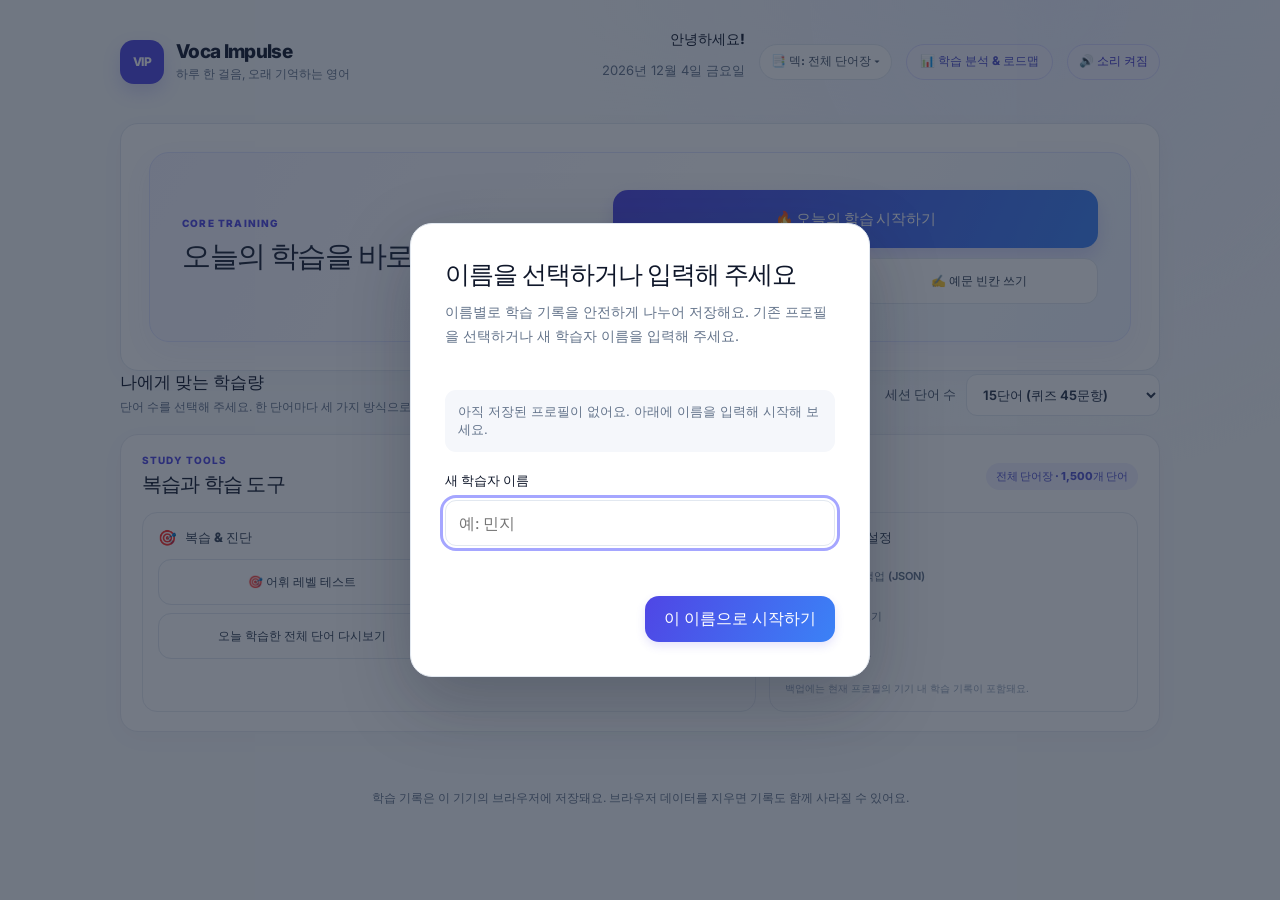
<file: index.html>
<!doctype html>
<html lang="ko">
<head>
  <meta charset="utf-8">
  <meta name="viewport" content="width=device-width, initial-scale=1">
  <meta name="theme-color" content="#4f46e5">
  <meta name="description" content="TOEFL과 DET 어휘를 간편하게 복습하는 한국어 단어장">
  <title>Voca Impulse | 오늘의 영어 단어</title>
  <!-- 한글 설명 주석: 홈 화면 설치 때 이름, 색상, 화면 표시 방식은 manifest.json 설정을 사용해요. -->
  <link rel="manifest" href="manifest.json">
  <link rel="preconnect" href="https://fonts.googleapis.com">
  <link rel="preconnect" href="https://fonts.gstatic.com" crossorigin>
  <link href="https://fonts.googleapis.com/css2?family=Inter:wght@400;500;600;700;800&display=swap" rel="stylesheet">
  <style>
    /* 한국어 설명: 색상과 글꼴 같은 공통 디자인 값을 변수로 관리해 한 곳에서 바꿀 수 있어요. */
    :root {
      color-scheme: light;
      font-family: Inter, Pretendard, "Noto Sans KR", system-ui, -apple-system, BlinkMacSystemFont, "Segoe UI", sans-serif;
      color: #1e293b;
      background: #f5f7fb;
      font-synthesis: none;
      text-rendering: optimizeLegibility;
      --brand: #5b5ce2;
      --brand-dark: #4748c7;
      --muted: #68758a;
      --line: #e7eaf1;
      --surface: #ffffff;
    }

    /* 한국어 설명: 요소 크기 계산을 통일하고 기본 배경/버튼 동작을 정리해요. */
    * { box-sizing: border-box; }

    body {
      margin: 0;
      background: radial-gradient(circle at 80% 0%, #eeeefe 0, transparent 28rem), #f5f7fb;
    }

    button, select, input { font: inherit; }
    button { cursor: pointer; }

    .shell { width: min(100% - 36px, 1040px); margin: 0 auto; padding: 30px 0 56px; }
    /* 한국어 설명: 상단 브랜드와 날짜를 한 줄에 나란히 배치해요. */
    .topbar { display: flex; align-items: center; justify-content: space-between; gap: 20px; margin-bottom: 30px; }
    .brand { display: flex; align-items: center; gap: 12px; }
    .brand-mark {
      display: grid;
      width: 44px;
      height: 44px;
      place-items: center;
      border-radius: 14px;
      color: #fff;
      background: var(--brand);
      font-size: 20px;
      font-weight: 800;
      box-shadow: 0 8px 18px #5b5ce233;
    }
    .brand-name { margin: 0; font-size: 19px; font-weight: 800; letter-spacing: -.04em; }
    .brand-note { margin: 3px 0 0; color: var(--muted); font-size: 12px; }
    .date-label { color: var(--muted); font-size: 13px; }
    /* 한국어 설명: 로그인된 학습자 이름, 응원 문구와 프로필 전환 버튼을 헤더 오른쪽에 모아요. */
    .header-user { display: flex; align-items: center; justify-content: flex-end; gap: 14px; }
    .greeting { margin: 0; font-size: 14px; font-weight: 750; text-align: right; }
    .greeting-note { margin: 4px 0 0; color: var(--muted); font-size: 11px; text-align: right; }
    .profile-switch-button { min-height: 36px; padding: 0 12px; border: 1px solid var(--line); border-radius: 10px; color: #475569; background: #fff; font-size: 12px; font-weight: 700; }
    .profile-switch-button:hover { border-color: #aaaaff; background: #f7f7ff; }
    /* 한국어 설명: 소리 설정을 헤더에 작게 두어 어느 화면에서나 쉽게 켜고 끌 수 있어요. */
    .sound-toggle-button { min-height: 36px; padding: 0 11px; border: 1px solid var(--line); border-radius: 10px; color: #475569; background: #fff; font-size: 12px; font-weight: 700; white-space: nowrap; }
    .sound-toggle-button:hover { border-color: #aaaaff; background: #f7f7ff; }
    .sound-toggle-button[aria-pressed="true"] { border-color: #d8d9ff; color: var(--brand-dark); background: #f4f4ff; }
    .sound-toggle-button:focus-visible { outline: 3px solid #a5a6ff; outline-offset: 2px; }
    /* 한국어 설명: 헤더 덱 버튼은 현재 선택만 간결하게 보여줘요. */
    .deck-trigger-button { min-height: 36px; max-width: 220px; overflow: hidden; padding: 0 11px; border: 1px solid var(--line); border-radius: 10px; color: #475569; background: #fff; font-size: 12px; font-weight: 700; text-overflow: ellipsis; white-space: nowrap; }
    .deck-trigger-button:hover:not(:disabled) { border-color: #aaaaff; background: #f7f7ff; }
    .deck-trigger-button:disabled { cursor: not-allowed; opacity: .55; }
    .deck-trigger-button:focus-visible, .deck-drawer-close:focus-visible, .deck-option:focus-visible { outline: 3px solid #a5a6ff; outline-offset: 2px; }
    /* 한국어 설명: 오버레이는 닫힐 때 투명해지고 visibility 지연으로 패널의 슬라이드 전환을 마무리해요. */
    .deck-drawer-overlay { position: fixed; z-index: 20; inset: 0; visibility: hidden; opacity: 0; transition: opacity .28s ease, visibility 0s linear .28s; }
    .deck-drawer-overlay.is-open { visibility: visible; opacity: 1; transition-delay: 0s; }
    .deck-drawer-backdrop { position: absolute; inset: 0; width: 100%; height: 100%; border: 0; background: #17203380; opacity: 0; transition: opacity .28s ease; }
    .deck-drawer-overlay.is-open .deck-drawer-backdrop { opacity: 1; }
    /* 한국어 설명: 패널은 왼쪽 바깥에서 시작해 열릴 때 화면 안쪽으로 부드럽게 이동해요. */
    .deck-drawer-panel { position: absolute; inset: 0 auto 0 0; display: flex; width: min(100%, 390px); flex-direction: column; padding: 26px; background: #fff; box-shadow: 18px 0 50px #10182826; transform: translateX(-102%); transition: transform .28s ease; }
    .deck-drawer-overlay.is-open .deck-drawer-panel { transform: translateX(0); }
    .deck-drawer-header { display: flex; align-items: flex-start; justify-content: space-between; gap: 16px; margin-bottom: 22px; }
    .deck-drawer-title { margin: 0; font-size: 21px; letter-spacing: -.04em; }
    .deck-drawer-subtitle { margin: 6px 0 0; color: var(--muted); font-size: 12px; line-height: 1.6; }
    .deck-drawer-close { display: grid; width: 38px; height: 38px; flex: 0 0 38px; place-items: center; border: 1px solid var(--line); border-radius: 11px; color: #475569; background: #fff; font-size: 20px; }
    .deck-drawer-close:hover { border-color: #aaaaff; background: #f7f7ff; }
    .deck-options { display: grid; gap: 10px; overflow-y: auto; padding: 2px; }
    .deck-option { display: flex; min-height: 68px; align-items: center; justify-content: space-between; gap: 12px; padding: 12px 14px; border: 1px solid var(--line); border-radius: 13px; color: #334155; background: #fff; text-align: left; transition: border-color .16s ease, background .16s ease, transform .16s ease; }
    .deck-option:hover { transform: translateY(-1px); border-color: #aaaaff; background: #fafaff; }
    .deck-option[aria-current="true"] { border-color: var(--brand); background: #f5f5ff; box-shadow: 0 0 0 2px #5b5ce21a; }
    .deck-option-name { font-size: 14px; font-weight: 750; }
    .deck-option-badge { flex: 0 0 auto; padding: 5px 8px; border-radius: 999px; color: #5b5ce2; background: #eeeefe; font-size: 10px; font-weight: 750; white-space: nowrap; }

    /* 한국어 설명: 처음 방문과 프로필 전환 시 배경을 덮는 학습자 선택 창이에요. */
    .profile-overlay { position: fixed; z-index: 10; inset: 0; display: grid; place-items: center; overflow-y: auto; padding: 20px; background: #17203399; }
    .profile-overlay[hidden] { display: none; }
    .profile-dialog { width: min(100%, 460px); max-height: calc(100vh - 40px); overflow-y: auto; padding: clamp(22px, 5vw, 34px); border: 1px solid var(--line); border-radius: 22px; background: #fff; box-shadow: 0 24px 70px #10182840; }
    .profile-dialog h2 { margin: 0; font-size: 25px; letter-spacing: -.04em; }
    .profile-dialog-copy { margin: 9px 0 22px; color: var(--muted); font-size: 14px; line-height: 1.7; }
    .profile-list { display: grid; gap: 9px; margin: 0 0 20px; }
    .profile-option-row { display: flex; align-items: center; gap: 8px; }
    .profile-option { display: flex; min-height: 48px; min-width: 0; flex: 1; align-items: center; justify-content: space-between; padding: 0 14px; border: 1px solid var(--line); border-radius: 12px; color: #263247; background: #fbfcff; font-weight: 700; text-align: left; }
    .profile-option:hover { border-color: #aaaaff; background: #f7f7ff; }
    .profile-delete-button { display: grid; width: 40px; height: 40px; flex: 0 0 40px; place-items: center; border: 1px solid #f1dada; border-radius: 11px; color: #9f4040; background: #fffafa; font-size: 12px; font-weight: 750; transition: border-color .16s ease, color .16s ease, background .16s ease, transform .16s ease; }
    .profile-delete-button:hover { transform: translateY(-1px); border-color: #efb4b4; color: #b42318; background: #fff1f0; }
    .profile-delete-button:focus-visible { outline: 3px solid #f2b8b5; outline-offset: 2px; }
    .profile-empty { margin: 0 0 20px; padding: 13px; border-radius: 11px; color: var(--muted); background: #f5f7fb; font-size: 13px; }
    .profile-form { display: grid; gap: 10px; }
    .profile-form label { font-size: 13px; font-weight: 700; }
    .profile-input { width: 100%; min-height: 46px; padding: 0 13px; border: 1px solid var(--line); border-radius: 11px; }
    .profile-error { min-height: 18px; margin: 0; color: #a43333; font-size: 12px; }
    .profile-dialog-actions { display: flex; justify-content: flex-end; gap: 9px; margin-top: 12px; }

    .intro { margin: 0 0 22px; }
    .eyebrow { margin: 0 0 8px; color: var(--brand); font-size: 12px; font-weight: 800; letter-spacing: .1em; }
    h1 { margin: 0; font-size: clamp(26px, 4vw, 36px); letter-spacing: -.05em; }
    .intro-copy { margin: 9px 0 0; color: var(--muted); font-size: 15px; line-height: 1.7; }

    /* 한국어 설명: 네 개의 통계 카드를 데스크톱에서 같은 너비로 배치해요. */
    .dashboard { display: grid; grid-template-columns: repeat(4, minmax(0, 1fr)); gap: 14px; margin-bottom: 14px; }
    .stat-card, .panel { border: 1px solid var(--line); border-radius: 18px; background: var(--surface); box-shadow: 0 6px 24px #22304a08; }
    .stat-card { display: flex; align-items: center; gap: 14px; min-height: 100px; padding: 18px; }
    .stat-icon { display: grid; width: 44px; height: 44px; flex: 0 0 44px; place-items: center; border-radius: 14px; background: #f0f0ff; font-size: 20px; }
    .stat-value { margin: 0; font-size: 25px; font-weight: 800; letter-spacing: -.04em; }
    .stat-label { margin: 3px 0 0; color: var(--muted); font-size: 12px; }

    /* 한국어 설명: 오답 복습, 오늘 단어 다시보기, 추가 단어 학습으로 바로 이동하는 버튼이에요. */
    .dashboard-actions { display: flex; flex-wrap: wrap; justify-content: flex-end; gap: 10px; margin-bottom: 22px; }
    .dashboard-actions .button { min-height: 40px; padding: 0 14px; font-size: 13px; }
    /* 한국어 설명: 실력 진단은 대시보드에서 바로 찾도록 강조하되 나머지 복습 버튼과 잘 어울리게 배치해요. */
    .dashboard-actions .level-test-entry { margin-right: auto; color: #fff; background: #e97842; }
    .dashboard-actions .level-test-entry:hover { background: #d96330; box-shadow: 0 8px 18px #e9784233; }
    /* 한국어 설명: 진단 문항과 결과를 기존 카드 디자인 안에서 집중해서 볼 수 있게 구성해요. */
    .level-test-card { padding: clamp(22px, 5vw, 36px); border: 1px solid var(--line); border-radius: 18px; background: linear-gradient(145deg, #fff, #fafaff); text-align: center; }
    .level-test-card h2 { margin: 0; font-size: clamp(23px, 4vw, 30px); letter-spacing: -.04em; }
    .level-test-card > p { color: var(--muted); font-size: 14px; line-height: 1.7; }
    .level-test-word { margin: 22px 0 8px; color: #202b40; font-size: clamp(34px, 8vw, 52px); font-weight: 850; letter-spacing: -.05em; }
    .level-test-prompt { margin: 0; color: var(--muted); font-size: 14px; }
    .level-test-choices { display: grid; gap: 10px; margin-top: 24px; text-align: left; }
    .level-test-choice { min-height: 54px; padding: 13px 16px; border: 1px solid var(--line); border-radius: 12px; color: #334155; background: #fff; text-align: left; transition: border-color .16s ease, background .16s ease, transform .16s ease; }
    .level-test-choice:hover { transform: translateY(-1px); border-color: #aaaaff; background: #f8f8ff; }
    .level-test-choice:focus-visible { outline: 3px solid #a5a6ff; outline-offset: 2px; }
    .level-test-level { display: inline-flex; margin: 4px 0 14px; padding: 7px 12px; border-radius: 999px; color: #4748c7; background: #eeeefe; font-size: 13px; font-weight: 800; }

    /* 한국어 설명: 세션 길이 설정을 설명 문구와 선택 메뉴로 구성해요. */
    .control-row { display: flex; align-items: end; justify-content: space-between; gap: 18px; margin: 0 0 18px; }
    .control-copy h2 { margin: 0; font-size: 17px; }
    .control-copy p { margin: 5px 0 0; color: var(--muted); font-size: 12px; }
    .select-wrap { display: flex; align-items: center; gap: 10px; color: #475569; font-size: 13px; font-weight: 650; }
    select { min-height: 42px; padding: 0 34px 0 12px; border: 1px solid var(--line); border-radius: 11px; color: #263247; background: #fff; }

    /* 한국어 설명: 메인 패널과 시작 화면의 크기, 가운데 정렬, 카드 분위기를 지정해요. */
    .main-panel { min-height: 340px; padding: clamp(22px, 5vw, 38px); }
    .panel-content { max-width: 680px; margin: 0 auto; }
    .welcome { display: grid; min-height: 260px; place-items: center; text-align: center; }
    .welcome-inner { width: 100%; max-width: 620px; }
    .welcome-icon { display: grid; width: 64px; height: 64px; place-items: center; margin: 0 auto 16px; border-radius: 20px; background: #f0f0ff; font-size: 29px; }
    .welcome h2 { margin: 0; font-size: 23px; letter-spacing: -.04em; }
    .welcome p { margin: 10px 0 22px; color: var(--muted); font-size: 14px; line-height: 1.7; }
    /* 한국어 설명: 기본 SRS와 두 가지 짧은 훈련 모드를 한 줄 또는 여러 줄로 나란히 제공해요. */
    .welcome-actions { display: flex; flex-wrap: wrap; justify-content: center; gap: 9px; }
    .welcome-actions .button { min-height: 44px; padding: 0 14px; font-size: 13px; }
    .button {
      display: inline-flex;
      min-height: 46px;
      align-items: center;
      justify-content: center;
      gap: 8px;
      padding: 0 19px;
      border: 0;
      border-radius: 12px;
      color: #fff;
      background: var(--brand);
      font-weight: 750;
      transition: background .18s ease, transform .18s ease, box-shadow .18s ease;
    }
    .button:hover { transform: translateY(-1px); background: var(--brand-dark); box-shadow: 0 8px 18px #5b5ce233; }
    .button:focus-visible, select:focus-visible, input:focus-visible { outline: 3px solid #a5a6ff; outline-offset: 2px; }
    .button.secondary { border: 1px solid var(--line); color: #334155; background: #fff; }
    .button.secondary:hover { background: #f8f9fc; box-shadow: none; }
    .button:disabled { cursor: not-allowed; opacity: .5; transform: none; }

    /* 한국어 설명: 단어 학습 단계의 진행도와 플래시카드 스타일이에요. */
    .stage-top { display: flex; align-items: center; justify-content: space-between; gap: 16px; margin-bottom: 24px; }
    .stage-label { color: var(--brand); font-size: 12px; font-weight: 800; letter-spacing: .08em; }
    .progress-text { color: var(--muted); font-size: 13px; }
    .progress-track { height: 7px; overflow: hidden; margin-top: 9px; border-radius: 9px; background: #edf0f6; }
    .progress-fill { height: 100%; border-radius: inherit; background: var(--brand); transition: width .3s ease; }
    .word-card { padding: clamp(20px, 5vw, 34px); border: 1px solid var(--line); border-radius: 17px; background: #fbfcff; text-align: center; }
    .word-type { margin: 0 0 8px; color: var(--muted); font-size: 12px; }
    /* 한국어 설명: 단어 제목과 발음 버튼을 같은 줄에 놓고 키보드 포커스도 눈에 띄게 해요. */
    .word-title-row { display: flex; align-items: center; justify-content: center; gap: 10px; }
    .word-title { margin: 0; color: #202b40; font-size: clamp(32px, 7vw, 48px); letter-spacing: -.05em; }
    .speaker-button { display: inline-grid; width: 38px; height: 38px; flex: 0 0 38px; place-items: center; padding: 0; border: 1px solid var(--line); border-radius: 11px; color: #5052ce; background: #fff; font-size: 17px; transition: background .15s ease, border-color .15s ease, transform .15s ease; }
    .speaker-button:hover:not(:disabled) { transform: translateY(-1px); border-color: #aaaaff; background: #f7f7ff; }
    .speaker-button:focus-visible { outline: 3px solid #a5a6ff; outline-offset: 2px; }
    .speaker-button:disabled { cursor: not-allowed; opacity: .45; }
    .example-audio-row { display: flex; align-items: flex-start; gap: 10px; }
    .example-audio-row .example-en { flex: 1; }
    .example-audio-row .speaker-button { width: 32px; height: 32px; flex-basis: 32px; margin-top: -5px; font-size: 14px; }
    .speech-status { min-height: 18px; margin: 8px 0 0; color: var(--muted); font-size: 12px; text-align: center; }
    .word-meaning { margin: 13px 0 0; color: var(--brand-dark); font-size: 19px; font-weight: 750; }
    .example-box { margin-top: 20px; padding: 15px; border-radius: 12px; background: #f2f4fa; text-align: left; }
    .example-en { margin: 0; color: #334155; font-size: 14px; line-height: 1.6; }
    .example-ko { margin: 6px 0 0; color: var(--muted); font-size: 13px; line-height: 1.6; }
    .stage-actions { display: flex; flex-wrap: wrap; justify-content: center; gap: 10px; margin-top: 20px; }
    .hidden { display: none !important; }

    /* 한국어 설명: 객관식 선택지, 빈칸 답 입력, 정오답 피드백과 완료 요약 스타일이에요. */
    .question-card { padding: clamp(20px, 5vw, 30px); border: 1px solid var(--line); border-radius: 17px; background: #fbfcff; }
    .question-kicker { margin: 0 0 9px; color: var(--brand); font-size: 12px; font-weight: 800; }
    /* 한글 스타일 주석: 세 단계 점과 현재 단계 라벨을 조명된 진행 알약처럼 강조해요. */
    .phase-indicator { display: flex; align-items: center; justify-content: center; gap: 10px; margin: 0 0 16px; }
    .phase-dots { display: flex; align-items: center; gap: 5px; padding: 7px 10px; border: 1px solid #e2e8f0; border-radius: 999px; background: #fff; box-shadow: 0 3px 9px #1e293b0a; }
    .phase-dot { color: #cbd5e1; font-size: 13px; line-height: 1; transition: color .18s ease, text-shadow .18s ease, transform .18s ease; }
    .phase-dot.is-complete { color: #4f46e5; text-shadow: 0 0 8px #4f46e566; }
    .phase-dot.is-current { color: #3b82f6; transform: scale(1.18); text-shadow: 0 0 9px #3b82f277; }
    .phase-label { padding: 6px 10px; border-radius: 999px; color: #4338ca; background: #eef2ff; font-size: 11px; font-weight: 800; }
    /* 한국어 설명: 이전에 틀려 다시 푸는 문제를 작은 배지로 구분해요. */
    .retry-badge { display: inline-flex; align-items: center; margin: 0 0 10px 8px; padding: 4px 8px; border-radius: 999px; color: #80521d; background: #fff2d9; font-size: 11px; font-weight: 800; vertical-align: middle; }
    .question-title-row { display: flex; align-items: center; gap: 10px; }
    .question-title { margin: 0; font-size: clamp(20px, 4vw, 26px); line-height: 1.45; }
    .question-support { margin: 8px 0 0; color: var(--muted); font-size: 14px; line-height: 1.6; }
    .choices { display: grid; grid-template-columns: repeat(2, minmax(0, 1fr)); gap: 10px; margin-top: 20px; }
    .choice {
      min-height: 52px;
      padding: 12px 14px;
      border: 1px solid var(--line);
      border-radius: 12px;
      color: #334155;
      background: #fff;
      text-align: left;
      transition: border-color .15s ease, background .15s ease;
    }
    .choice:hover:not(:disabled) { border-color: #aaaaff; background: #f7f7ff; }
    .choice.correct { border-color: #54b58b; color: #16714a; background: #effaf5; }
    .choice.incorrect { border-color: #e58c8c; color: #a43333; background: #fff4f3; }
    .answer-row { display: flex; gap: 10px; margin-top: 20px; }
    .answer-input { min-width: 0; min-height: 48px; flex: 1; padding: 0 14px; border: 1px solid var(--line); border-radius: 12px; background: #fff; }
    .feedback { min-height: 24px; margin: 13px 0 0; font-size: 14px; font-weight: 700; }
    .feedback.good { color: #16804f; }
    .feedback.bad { color: #bf4242; }
    /* 한국어 설명: 동의어 타일을 두 열로 보여주고 선택, 정답, 오답 상태를 구분해요. */
    .match-board { display: grid; grid-template-columns: repeat(2, minmax(0, 1fr)); gap: 14px; margin-top: 20px; }
    .match-column { display: grid; align-content: start; gap: 9px; }
    .match-column-title { margin: 0 0 2px; color: var(--muted); font-size: 11px; font-weight: 800; letter-spacing: .06em; }
    .match-tile { min-height: 54px; padding: 11px 13px; border: 1px solid var(--line); border-radius: 12px; color: #334155; background: #fff; font-size: 13px; font-weight: 700; text-align: left; transition: transform .15s ease, border-color .15s ease, background .15s ease, color .15s ease; }
    .match-tile:hover:not(:disabled) { transform: translateY(-1px); border-color: #aaaaff; background: #f7f7ff; }
    .match-tile[aria-pressed="true"] { border-color: var(--brand); color: var(--brand-dark); background: #f2f2ff; box-shadow: 0 0 0 2px #5b5ce21a; }
    .match-tile.is-matched { border-color: #81c9a5; color: #16714a; background: #effaf5; }
    .match-tile.is-mismatch { border-color: #e58c8c; color: #a43333; background: #fff4f3; animation: match-shake .32s ease-in-out; }
    .match-tile:disabled { cursor: default; opacity: 1; }
    .match-status { min-height: 24px; margin: 14px 0 0; color: var(--muted); font-size: 13px; font-weight: 700; text-align: center; }
    .match-status.is-success { color: #16804f; }
    @keyframes match-shake { 25% { transform: translateX(-4px); } 50% { transform: translateX(4px); } 75% { transform: translateX(-2px); } }
    /* 한국어 설명: 예문 타이핑 모드의 문장, 의미 단서와 입력 피드백을 읽기 쉽게 나눠요. */
    .typing-card { padding: clamp(20px, 5vw, 30px); border: 1px solid var(--line); border-radius: 17px; background: #fbfcff; }
    .typing-context { display: grid; gap: 9px; margin-top: 16px; }
    .typing-clue { margin: 0; padding: 12px 14px; border-radius: 11px; color: #475569; background: #f2f4fa; font-size: 13px; line-height: 1.65; }
    .typing-clue strong { display: block; margin-bottom: 3px; color: var(--muted); font-size: 10px; letter-spacing: .06em; }
    .typing-feedback { min-height: 23px; margin: 12px 0 0; font-size: 13px; font-weight: 750; }
    .typing-feedback.good { color: #16804f; }
    .typing-feedback.bad { color: #bf4242; }
    .typing-reveal { margin-top: 10px; }
    .mode-summary { padding: 22px; border: 1px solid var(--line); border-radius: 16px; background: #fbfcff; text-align: center; }
    .mode-summary h2 { margin: 0; font-size: 24px; }
    .mode-summary p { margin: 9px 0 0; color: var(--muted); line-height: 1.7; }
    /* 한국어 설명: 오답 직후 정답 내용을 집중해서 확인할 수 있는 안내 카드예요. */
    .correction-screen { max-width: 680px; margin: 0 auto; }
    .correction-heading { margin: 0 0 7px; color: var(--brand); font-size: 12px; font-weight: 800; letter-spacing: .08em; text-align: center; }
    .correction-title { margin: 0 0 18px; font-size: clamp(22px, 4vw, 28px); text-align: center; }
    .correction-card { text-align: left; }
    .correction-word-row { display: flex; align-items: center; justify-content: center; gap: 10px; }
    .correction-label { margin: 18px 0 5px; color: var(--muted); font-size: 11px; font-weight: 800; }
    .correction-synonyms { margin: 0; color: #334155; font-size: 14px; line-height: 1.6; }
    .correction-example { margin-top: 0; }
    .correction-example-en { margin: 0; color: #334155; font-size: 14px; line-height: 1.6; }
    .correction-example-ko { margin: 6px 0 0; color: var(--muted); font-size: 13px; line-height: 1.6; }
    .summary-head { margin-bottom: 20px; text-align: center; }
    .summary-head h2 { margin: 0; font-size: 27px; }
    .summary-head p { margin: 8px 0 0; color: var(--muted); line-height: 1.7; }
    .summary-score { display: flex; justify-content: center; gap: 16px; margin: 20px 0; }
    .score-pill { padding: 12px 18px; border-radius: 13px; background: #f2f4fa; color: #475569; font-size: 14px; }
    .score-pill strong { color: #202b40; font-size: 20px; }
    .review-list { display: grid; gap: 9px; margin: 20px 0; }
    .review-item { display: flex; align-items: center; justify-content: space-between; gap: 14px; padding: 13px 15px; border: 1px solid var(--line); border-radius: 12px; }
    .review-word { font-weight: 750; }
    .review-detail { color: var(--muted); font-size: 13px; text-align: right; }
    .status-message { margin: 14px 0 0; padding: 12px 14px; border: 1px solid #f0d3b5; border-radius: 11px; color: #80521d; background: #fff9ef; font-size: 13px; line-height: 1.6; }
    .error-message { padding: 18px; border: 1px solid #edc2c2; border-radius: 12px; color: #8f2f2f; background: #fff4f3; line-height: 1.7; }
    .footer-note { margin: 16px 0 0; color: var(--muted); font-size: 12px; line-height: 1.6; text-align: center; }

    /* 한국어 설명: 화면이 좁으면 통계와 선택지를 세로형으로 바꾸어 모바일에서도 읽기 쉽게 해요. */
    @media (max-width: 650px) {
      .shell { width: min(100% - 24px, 1040px); padding-top: 20px; }
      .topbar { align-items: stretch; flex-direction: column; gap: 14px; margin-bottom: 24px; }
      .header-user { justify-content: space-between; flex-wrap: wrap; gap: 8px; }
      .header-user > div { flex: 1 1 100%; }
      .date-label { display: none; }
      .greeting { font-size: 12px; text-align: left; }
      .greeting-note { display: none; }
      .profile-switch-button { min-height: 34px; padding: 0 9px; font-size: 11px; }
      .sound-toggle-button { min-height: 34px; padding: 0 8px; font-size: 11px; }
      .deck-trigger-button { min-height: 34px; max-width: 150px; padding: 0 8px; font-size: 11px; }
      .dashboard { grid-template-columns: repeat(2, minmax(0, 1fr)); gap: 8px; }
      .stat-card { display: block; min-height: 92px; padding: 12px; }
      .stat-icon { width: 34px; height: 34px; margin-bottom: 8px; border-radius: 11px; font-size: 16px; }
      .stat-value { font-size: 21px; }
      .stat-label { font-size: 11px; line-height: 1.4; }
      .control-row { align-items: flex-start; flex-direction: column; }
      .dashboard-actions { justify-content: stretch; }
      .dashboard-actions .button { flex: 1; }
      .dashboard-actions .level-test-entry { flex-basis: 100%; margin-right: 0; }
      .select-wrap { width: 100%; justify-content: space-between; }
      select { flex: 1; max-width: 180px; }
      .main-panel { min-height: 320px; padding: 20px 15px; }
      .choices { grid-template-columns: 1fr; }
      .match-board { grid-template-columns: 1fr; gap: 18px; }
      .welcome-actions { flex-direction: column; align-items: stretch; }
      .review-detail { font-size: 12px; }
      .deck-drawer-panel { padding: 22px 18px; }
    }

    /* 한국어 설명: 사용자가 움직임 줄이기를 요청한 기기에서는 전환 애니메이션을 최소화해요. */
    @media (prefers-reduced-motion: reduce) {
      *, *::before, *::after { scroll-behavior: auto !important; transition-duration: .01ms !important; }
    }
  </style>
  <link rel="stylesheet" href="style.css">
</head>
<body>
  <!-- 한국어 설명: 페이지 전체 너비를 제한하고 화면 콘텐츠를 가운데에 모아요. -->
  <div class="shell">
    <!-- 한국어 설명: 브랜드 이름과 오늘 날짜를 보여주는 상단 영역이에요. -->
    <header class="topbar">
      <!-- 한국어 설명: 브랜드 전체가 세션 이탈 확인을 거쳐 홈으로 이동하는 단일 내비게이션 버튼이에요. -->
      <button class="brand brand-link" id="brand-home-button" type="button" aria-label="Voca Impulse 홈으로 이동">
        <span class="brand-mark" aria-hidden="true">VIP</span>
        <span class="brand-copy">
          <span class="brand-name">Voca Impulse</span>
          <span class="brand-note">하루 한 걸음, 오래 기억하는 영어</span>
        </span>
      </button>
      <div class="header-user">
        <div>
          <p class="greeting" id="user-greeting">안녕하세요!</p>
          <p class="date-label" id="today-label"></p>
        </div>
        <button class="deck-trigger-button" id="deck-trigger-button" type="button" aria-haspopup="dialog" aria-controls="deck-drawer-overlay" aria-expanded="false">📑 덱: 전체 단어장 ▾</button>
        <!-- 한국어 설명: 전체 숙련도와 Day별 로드맵은 별도 분석 창에서 확인해요. -->
        <button class="analytics-trigger-button" id="analytics-trigger-button" type="button" aria-haspopup="dialog" aria-controls="analytics-overlay" aria-expanded="false">📊 학습 분석 &amp; 로드맵</button>
        <!-- 한국어 설명: 첫 사용자 입력에서 음성 엔진을 깨우며 상태 안내는 아래 발음 안내 영역에 표시해요. -->
        <button class="sound-toggle-button" id="sound-toggle-button" type="button" aria-pressed="true" aria-controls="speech-status" title="자동 발음 켜짐">🔊 소리 켜짐</button>
      </div>
    </header>

    <!-- 한국어 설명: 숙련도 통계와 30일 로드맵은 평소 학습 화면에서 분리해 필요할 때 여는 모달에 담아요. -->
    <div class="analytics-overlay" id="analytics-overlay" aria-hidden="true" hidden>
      <button class="analytics-backdrop" id="analytics-backdrop" type="button" aria-label="분석 창 닫기"></button>
      <section class="analytics-dialog" id="analytics-dialog" role="dialog" aria-modal="true" aria-labelledby="analytics-title" tabindex="-1">
        <header class="analytics-modal-header">
          <div>
            <p class="eyebrow">YOUR LEARNING JOURNEY</p>
            <h2 id="analytics-title">학습 분석 &amp; 로드맵</h2>
            <p>기억의 단계와 Day별 진행도를 확인해 보세요.</p>
          </div>
          <button class="analytics-close-button" id="analytics-close-button" type="button" aria-label="분석 창 닫기">✕</button>
        </header>
        <div class="analytics-modal-content" id="analytics-modal-content">
          <!-- 한국어 설명: 전체 어휘의 숙련도 단계와 오늘의 학습 지표를 동적으로 표시해요. -->
          <section class="retention-panel" aria-labelledby="retention-title">
            <div class="retention-heading">
              <div>
                <p class="eyebrow">전체 어휘 진행 현황</p>
                <h3 id="retention-title">어휘 숙련도 피라미드</h3>
              </div>
              <p class="retention-total" id="retention-total">— / — 단어 학습 시작</p>
            </div>
            <div class="retention-bar" id="retention-bar" role="img" aria-label="어휘 기억 단계 분포">
              <span class="retention-segment retention-segment-new" id="retention-segment-new"></span>
              <span class="retention-segment retention-segment-learning" id="retention-segment-learning"></span>
              <span class="retention-segment retention-segment-reviewing" id="retention-segment-reviewing"></span>
              <span class="retention-segment retention-segment-mastered" id="retention-segment-mastered"></span>
            </div>
            <div class="retention-legend">
              <div class="retention-tier"><span class="retention-dot retention-dot-new"></span><span>미학습</span><strong id="retention-count-new">—</strong></div>
              <div class="retention-tier"><span class="retention-dot retention-dot-learning"></span><span>단기 기억</span><strong id="retention-count-learning">—</strong></div>
              <div class="retention-tier"><span class="retention-dot retention-dot-reviewing"></span><span>중기 기억</span><strong id="retention-count-reviewing">—</strong></div>
              <div class="retention-tier"><span class="retention-dot retention-dot-mastered"></span><span>장기 기억 마스터</span><strong id="retention-count-mastered">—</strong></div>
            </div>
            <div class="retention-footnote">
              <span>오늘 복습 <strong id="due-count">—</strong></span>
              <span>연속 학습 <strong id="streak-count">—</strong>일</span>
              <span>오늘 오답 <strong id="mistake-count">—</strong></span>
            </div>
          </section>

          <!-- 한국어 설명: Day 카드를 선택하면 덱을 저장하고 이 분석 창을 닫은 뒤 학습 화면으로 돌아가요. -->
          <section class="roadmap-section" aria-labelledby="roadmap-title">
            <div class="roadmap-heading">
              <div>
                <p class="eyebrow">30-DAY CHAPTER ROADMAP</p>
                <h3 id="roadmap-title">30일 완성 로드맵</h3>
                <p>원하는 Day를 선택해 바로 학습을 시작할 수 있어요.</p>
              </div>
              <button class="deck-trigger-button roadmap-all-button" id="roadmap-all-button" type="button">전체 단어장 보기</button>
            </div>
            <div class="chapter-roadmap" id="chapter-roadmap" aria-label="Day별 단어 학습 진행도"></div>
          </section>
        </div>
        <footer class="analytics-modal-footer">
          <button class="button secondary" id="analytics-done-button" type="button">닫기</button>
        </footer>
      </section>
    </div>

    <!-- 한국어 설명: 선택한 덱의 플래시카드, 퀴즈, 결과와 퀵 액션 화면을 보여줘요. -->
    <main class="panel main-panel" id="main-container" aria-live="polite" aria-atomic="true">
      <div class="panel-content" id="app-content">
        <section class="study-cta-card" aria-label="핵심 학습">
          <div class="study-cta-copy">
            <p class="eyebrow">CORE TRAINING</p>
            <h2>오늘의 학습을 바로 시작해요</h2>
          </div>
          <div class="core-training-actions">
            <button class="button primary-study-button" id="start-button" type="button">🔥 오늘의 학습 시작하기</button>
            <button class="button secondary secondary-study-button" id="synonym-match-button" type="button">🧩 동의어 짝짓기</button>
            <button class="button secondary secondary-study-button" id="fill-blank-button" type="button">✍️ 예문 빈칸 쓰기</button>
          </div>
        </section>
      </div>
    </main>

    <!-- 한국어 설명: 단어 수 설정은 핵심 시작 버튼 아래에 배치해 첫 화면의 학습 진입을 우선해요. -->
    <section class="control-row" aria-label="학습 설정">
      <div class="control-copy">
        <h2>나에게 맞는 학습량</h2>
        <p>단어 수를 선택해 주세요. 한 단어마다 세 가지 방식으로 퀴즈를 풀어요.</p>
      </div>
      <label class="select-wrap" for="session-length">
        <span>세션 단어 수</span>
        <select id="session-length">
          <option value="10">10단어 (퀴즈 30문항)</option>
          <option value="15" selected>15단어 (퀴즈 45문항)</option>
          <option value="25">25단어 (퀴즈 75문항)</option>
        </select>
      </label>
    </section>

    <!-- 한국어 설명: 복습·진단과 데이터·설정 도구를 각각 독립된 Pod로 묶어요. -->
    <section class="quick-action-hub" aria-labelledby="quick-action-title">
      <div class="quick-action-heading">
        <div>
          <p class="eyebrow">STUDY TOOLS</p>
          <h2 id="quick-action-title">복습과 학습 도구</h2>
        </div>
        <span class="selected-deck-label" id="selected-deck-label">전체 단어장 · 1,500개 단어</span>
      </div>
      <div class="action-pods">
        <section class="action-pod review-pod" aria-labelledby="review-pod-title">
          <div class="action-pod-heading">
            <span class="action-pod-icon" aria-hidden="true">🎯</span>
            <h3 id="review-pod-title">복습 &amp; 진단</h3>
          </div>
          <div class="pod-actions">
            <button class="button secondary secondary-study-button level-test-entry" id="level-test-button" type="button">🎯 어휘 레벨 테스트</button>
            <button class="button secondary secondary-study-button" id="review-mistakes-button" type="button">오늘 틀린 단어 복습하기</button>
            <button class="button secondary secondary-study-button" id="review-today-words-button" type="button">오늘 학습한 전체 단어 다시보기</button>
            <button class="button secondary secondary-study-button hidden" id="review-mastered-deck-button" type="button">선택한 덱 전체 다시보기</button>
            <button class="button secondary secondary-study-button" id="study-extra-button" type="button">추가 단어 공부하기</button>
          </div>
        </section>
        <section class="action-pod data-pod" aria-labelledby="data-pod-title">
          <div class="action-pod-heading">
            <span class="action-pod-icon" aria-hidden="true">⚙️</span>
            <h3 id="data-pod-title">데이터 &amp; 설정</h3>
          </div>
          <div class="pod-actions tertiary-actions">
            <button class="button tertiary-action" id="backup-export-button" type="button">💾 학습 기록 백업 (JSON)</button>
            <button class="button tertiary-action" id="backup-import-button" type="button">📂 기록 불러오기</button>
            <button class="button tertiary-action profile-switch-button" id="switch-profile-button" type="button">👤 프로필 전환</button>
            <input id="backup-file-input" type="file" accept=".json,application/json" hidden>
          </div>
          <p class="backup-status" id="backup-status" role="status" aria-live="polite"></p>
          <p class="pod-note">백업에는 현재 프로필의 기기 내 학습 기록이 포함돼요.</p>
        </section>
      </div>
    </section>
    <!-- 한국어 설명: 영어 음성 선택 결과와 재생/오류 상태를 화면 및 스크린 리더에 안내해요. -->
    <p class="speech-status" id="speech-status" role="status" aria-live="polite" aria-atomic="true" aria-label="영어 발음 안내"></p>
    <!-- 한국어 설명: 학습 기록은 이 브라우저의 로컬 저장소에만 보관됨을 안내해요. -->
    <p class="footer-note">학습 기록은 이 기기의 브라우저에 저장돼요. 브라우저 데이터를 지우면 기록도 함께 사라질 수 있어요.</p>
  </div>
  <!-- 한국어 설명: 배경, 닫기 버튼, 덱 항목을 눌러 닫을 수 있는 슬라이드형 덱 서랍이에요. -->
  <div class="deck-drawer-overlay" id="deck-drawer-overlay" aria-hidden="true">
    <button class="deck-drawer-backdrop" id="deck-drawer-backdrop" type="button" tabindex="-1" aria-label="덱 선택 창 닫기"></button>
    <aside class="deck-drawer-panel" role="dialog" aria-modal="true" aria-labelledby="deck-drawer-title">
      <div class="deck-drawer-header">
        <div>
          <h2 class="deck-drawer-title" id="deck-drawer-title">단어 덱 선택 (Chapter Decks)</h2>
          <p class="deck-drawer-subtitle">학습할 챕터를 선택해 주세요. 덱별 단어 수와 마스터 현황을 확인할 수 있어요.</p>
        </div>
        <button class="deck-drawer-close" id="deck-drawer-close" type="button" aria-label="덱 선택 창 닫기">✕</button>
      </div>
      <div class="deck-options" id="deck-options" aria-label="사용 가능한 단어 덱"></div>
    </aside>
  </div>
  <!-- 한국어 설명: 저장된 학습자를 선택하거나 새 이름을 입력하는 접근성 지원 프로필 모달이에요. -->
  <div class="profile-overlay" id="profile-overlay" hidden>
    <section class="profile-dialog" role="dialog" aria-modal="true" aria-labelledby="profile-dialog-title" aria-describedby="profile-dialog-description">
      <h2 id="profile-dialog-title">이름을 선택하거나 입력해 주세요</h2>
      <p class="profile-dialog-copy" id="profile-dialog-description">이름별로 학습 기록을 안전하게 나누어 저장해요. 기존 프로필을 선택하거나 새 학습자 이름을 입력해 주세요.</p>
      <div class="profile-list" id="profile-list" aria-label="저장된 학습 프로필"></div>
      <p class="profile-empty hidden" id="profile-empty">아직 저장된 프로필이 없어요. 아래에 이름을 입력해 시작해 보세요.</p>
      <form class="profile-form" id="profile-form">
        <label for="profile-name-input">새 학습자 이름</label>
        <input class="profile-input" id="profile-name-input" type="text" maxlength="40" autocomplete="name" placeholder="예: 민지" required>
        <p class="profile-error" id="profile-error" role="alert" aria-live="polite"></p>
        <div class="profile-dialog-actions">
          <button class="button secondary hidden" id="cancel-profile-button" type="button">취소</button>
          <button class="button" type="submit">이 이름으로 시작하기</button>
        </div>
      </form>
    </section>
  </div>
  <!-- 한국어 설명: 진행 중 학습을 실수로 중단하지 않도록 이탈 확인 대화상자를 표시해요. -->
  <div class="session-exit-overlay" id="session-exit-overlay" hidden>
    <button class="session-exit-backdrop" id="session-exit-backdrop" type="button" tabindex="-1" aria-label="학습 계속하기"></button>
    <section class="session-exit-dialog" role="alertdialog" aria-modal="true" aria-labelledby="session-exit-title" aria-describedby="session-exit-description">
      <div class="session-exit-icon" aria-hidden="true">📚</div>
      <h2 id="session-exit-title">진행 중인 학습이 있어요</h2>
      <p id="session-exit-description">진행 중인 학습이 중단돼요. 이미 저장된 기록은 유지돼요. 대시보드로 나갈까요?</p>
      <div class="session-exit-actions">
        <button class="button secondary" id="session-exit-stay-button" type="button">계속 학습하기</button>
        <button class="button session-exit-confirm-button" id="session-exit-confirm-button" type="button">나가기</button>
      </div>
    </section>
  </div>
  <!-- 한국어 설명: defer로 HTML 요소를 읽을 수 있는 시점에 순수 JavaScript 앱을 실행해요. -->
  <script src="app.js" defer></script>
  <!-- 한글 설명 주석: HTTPS 또는 localhost 환경에서만 브라우저가 서비스 워커를 안전하게 등록해요. -->
  <script>
    if ("serviceWorker" in navigator && window.isSecureContext) {
      window.addEventListener("load", () => {
        navigator.serviceWorker.register("./sw.js")
          .catch((error) => console.error("서비스 워커 등록에 실패했어요:", error));
      });
    }
  </script>
</body>
</html>
</file>
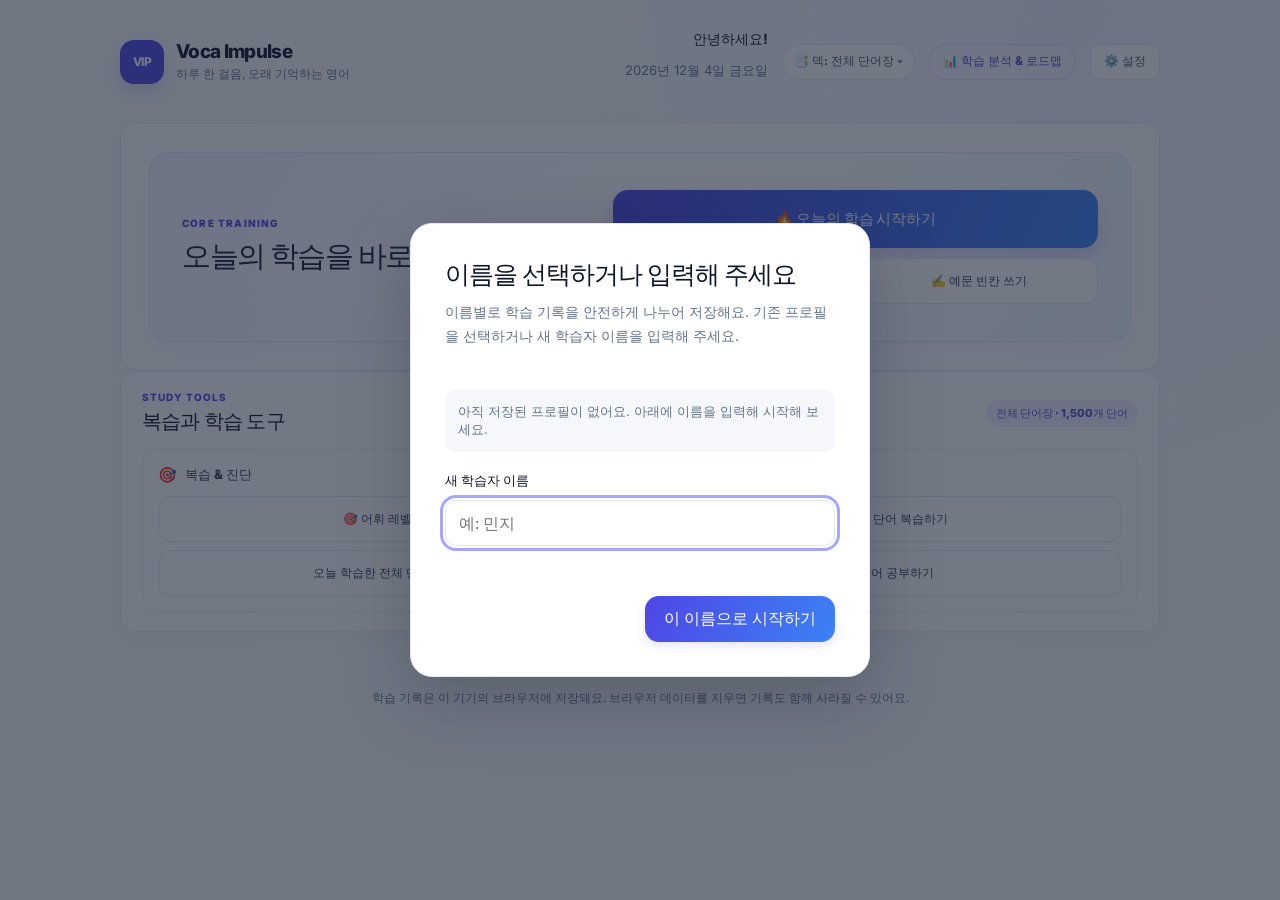
<file: vercel/index.html>
<!doctype html>
<html lang="ko">
<head>
  <meta charset="utf-8">
  <meta name="viewport" content="width=device-width, initial-scale=1">
  <meta name="theme-color" content="#4f46e5">
  <meta name="description" content="TOEFL과 DET 어휘를 간편하게 복습하는 한국어 단어장">
  <title>Voca Impulse | 오늘의 영어 단어</title>
  <!-- 한글 설명 주석: 홈 화면 설치 때 이름, 색상, 화면 표시 방식은 manifest.json 설정을 사용해요. -->
  <link rel="manifest" href="manifest.json">
  <link rel="preconnect" href="https://fonts.googleapis.com">
  <link rel="preconnect" href="https://fonts.gstatic.com" crossorigin>
  <link href="https://fonts.googleapis.com/css2?family=Inter:wght@400;500;600;700;800&display=swap" rel="stylesheet">
  <style>
    /* 한국어 설명: 색상과 글꼴 같은 공통 디자인 값을 변수로 관리해 한 곳에서 바꿀 수 있어요. */
    :root {
      color-scheme: light;
      font-family: Inter, Pretendard, "Noto Sans KR", system-ui, -apple-system, BlinkMacSystemFont, "Segoe UI", sans-serif;
      color: #1e293b;
      background: #f5f7fb;
      font-synthesis: none;
      text-rendering: optimizeLegibility;
      --brand: #5b5ce2;
      --brand-dark: #4748c7;
      --muted: #68758a;
      --line: #e7eaf1;
      --surface: #ffffff;
    }

    /* 한국어 설명: 요소 크기 계산을 통일하고 기본 배경/버튼 동작을 정리해요. */
    * { box-sizing: border-box; }

    body {
      margin: 0;
      background: radial-gradient(circle at 80% 0%, #eeeefe 0, transparent 28rem), #f5f7fb;
    }

    button, select, input { font: inherit; }
    button { cursor: pointer; }

    .shell { width: min(100% - 36px, 1040px); margin: 0 auto; padding: 30px 0 56px; }
    /* 한국어 설명: 상단 브랜드와 날짜를 한 줄에 나란히 배치해요. */
    .topbar { display: flex; align-items: center; justify-content: space-between; gap: 20px; margin-bottom: 30px; }
    .brand { display: flex; align-items: center; gap: 12px; }
    .brand-mark {
      display: grid;
      width: 44px;
      height: 44px;
      place-items: center;
      border-radius: 14px;
      color: #fff;
      background: var(--brand);
      font-size: 20px;
      font-weight: 800;
      box-shadow: 0 8px 18px #5b5ce233;
    }
    .brand-name { margin: 0; font-size: 19px; font-weight: 800; letter-spacing: -.04em; }
    .brand-note { margin: 3px 0 0; color: var(--muted); font-size: 12px; }
    .date-label { color: var(--muted); font-size: 13px; }
    /* 한국어 설명: 로그인된 학습자 이름, 응원 문구와 프로필 전환 버튼을 헤더 오른쪽에 모아요. */
    .header-user { display: flex; align-items: center; justify-content: flex-end; gap: 14px; }
    .greeting { margin: 0; font-size: 14px; font-weight: 750; text-align: right; }
    .greeting-note { margin: 4px 0 0; color: var(--muted); font-size: 11px; text-align: right; }
    .profile-switch-button { min-height: 36px; padding: 0 12px; border: 1px solid var(--line); border-radius: 10px; color: #475569; background: #fff; font-size: 12px; font-weight: 700; }
    .profile-switch-button:hover { border-color: #aaaaff; background: #f7f7ff; }
    /* 한국어 설명: 소리 설정을 헤더에 작게 두어 어느 화면에서나 쉽게 켜고 끌 수 있어요. */
    .sound-toggle-button { min-height: 36px; padding: 0 11px; border: 1px solid var(--line); border-radius: 10px; color: #475569; background: #fff; font-size: 12px; font-weight: 700; white-space: nowrap; }
    .sound-toggle-button:hover { border-color: #aaaaff; background: #f7f7ff; }
    .sound-toggle-button[aria-pressed="true"] { border-color: #d8d9ff; color: var(--brand-dark); background: #f4f4ff; }
    .sound-toggle-button:focus-visible { outline: 3px solid #a5a6ff; outline-offset: 2px; }
    /* 한국어 설명: 헤더 덱 버튼은 현재 선택만 간결하게 보여줘요. */
    .deck-trigger-button { min-height: 36px; max-width: 220px; overflow: hidden; padding: 0 11px; border: 1px solid var(--line); border-radius: 10px; color: #475569; background: #fff; font-size: 12px; font-weight: 700; text-overflow: ellipsis; white-space: nowrap; }
    .deck-trigger-button:hover:not(:disabled) { border-color: #aaaaff; background: #f7f7ff; }
    .deck-trigger-button:disabled { cursor: not-allowed; opacity: .55; }
    .deck-trigger-button:focus-visible, .deck-drawer-close:focus-visible, .deck-option:focus-visible { outline: 3px solid #a5a6ff; outline-offset: 2px; }
    /* 한국어 설명: 오버레이는 닫힐 때 투명해지고 visibility 지연으로 패널의 슬라이드 전환을 마무리해요. */
    .deck-drawer-overlay { position: fixed; z-index: 20; inset: 0; visibility: hidden; opacity: 0; transition: opacity .28s ease, visibility 0s linear .28s; }
    .deck-drawer-overlay.is-open { visibility: visible; opacity: 1; transition-delay: 0s; }
    .deck-drawer-backdrop { position: absolute; inset: 0; width: 100%; height: 100%; border: 0; background: #17203380; opacity: 0; transition: opacity .28s ease; }
    .deck-drawer-overlay.is-open .deck-drawer-backdrop { opacity: 1; }
    /* 한국어 설명: 패널은 왼쪽 바깥에서 시작해 열릴 때 화면 안쪽으로 부드럽게 이동해요. */
    .deck-drawer-panel { position: absolute; inset: 0 auto 0 0; display: flex; width: min(100%, 390px); flex-direction: column; padding: 26px; background: #fff; box-shadow: 18px 0 50px #10182826; transform: translateX(-102%); transition: transform .28s ease; }
    .deck-drawer-overlay.is-open .deck-drawer-panel { transform: translateX(0); }
    .deck-drawer-header { display: flex; align-items: flex-start; justify-content: space-between; gap: 16px; margin-bottom: 22px; }
    .deck-drawer-title { margin: 0; font-size: 21px; letter-spacing: -.04em; }
    .deck-drawer-subtitle { margin: 6px 0 0; color: var(--muted); font-size: 12px; line-height: 1.6; }
    .deck-drawer-close { display: grid; width: 38px; height: 38px; flex: 0 0 38px; place-items: center; border: 1px solid var(--line); border-radius: 11px; color: #475569; background: #fff; font-size: 20px; }
    .deck-drawer-close:hover { border-color: #aaaaff; background: #f7f7ff; }
    .deck-options { display: grid; gap: 10px; overflow-y: auto; padding: 2px; }
    .deck-option { display: flex; min-height: 68px; align-items: center; justify-content: space-between; gap: 12px; padding: 12px 14px; border: 1px solid var(--line); border-radius: 13px; color: #334155; background: #fff; text-align: left; transition: border-color .16s ease, background .16s ease, transform .16s ease; }
    .deck-option:hover { transform: translateY(-1px); border-color: #aaaaff; background: #fafaff; }
    .deck-option[aria-current="true"] { border-color: var(--brand); background: #f5f5ff; box-shadow: 0 0 0 2px #5b5ce21a; }
    .deck-option-name { font-size: 14px; font-weight: 750; }
    .deck-option-badge { flex: 0 0 auto; padding: 5px 8px; border-radius: 999px; color: #5b5ce2; background: #eeeefe; font-size: 10px; font-weight: 750; white-space: nowrap; }

    /* 한국어 설명: 처음 방문과 프로필 전환 시 배경을 덮는 학습자 선택 창이에요. */
    .profile-overlay { position: fixed; z-index: 10; inset: 0; display: grid; place-items: center; overflow-y: auto; padding: 20px; background: #17203399; }
    .profile-overlay[hidden] { display: none; }
    .profile-dialog { width: min(100%, 460px); max-height: calc(100vh - 40px); overflow-y: auto; padding: clamp(22px, 5vw, 34px); border: 1px solid var(--line); border-radius: 22px; background: #fff; box-shadow: 0 24px 70px #10182840; }
    .profile-dialog h2 { margin: 0; font-size: 25px; letter-spacing: -.04em; }
    .profile-dialog-copy { margin: 9px 0 22px; color: var(--muted); font-size: 14px; line-height: 1.7; }
    .profile-list { display: grid; gap: 9px; margin: 0 0 20px; }
    .profile-option-row { display: flex; align-items: center; gap: 8px; }
    .profile-option { display: flex; min-height: 48px; min-width: 0; flex: 1; align-items: center; justify-content: space-between; padding: 0 14px; border: 1px solid var(--line); border-radius: 12px; color: #263247; background: #fbfcff; font-weight: 700; text-align: left; }
    .profile-option:hover { border-color: #aaaaff; background: #f7f7ff; }
    .profile-delete-button { display: grid; width: 40px; height: 40px; flex: 0 0 40px; place-items: center; border: 1px solid #f1dada; border-radius: 11px; color: #9f4040; background: #fffafa; font-size: 12px; font-weight: 750; transition: border-color .16s ease, color .16s ease, background .16s ease, transform .16s ease; }
    .profile-delete-button:hover { transform: translateY(-1px); border-color: #efb4b4; color: #b42318; background: #fff1f0; }
    .profile-delete-button:focus-visible { outline: 3px solid #f2b8b5; outline-offset: 2px; }
    .profile-empty { margin: 0 0 20px; padding: 13px; border-radius: 11px; color: var(--muted); background: #f5f7fb; font-size: 13px; }
    .profile-form { display: grid; gap: 10px; }
    .profile-form label { font-size: 13px; font-weight: 700; }
    .profile-input { width: 100%; min-height: 46px; padding: 0 13px; border: 1px solid var(--line); border-radius: 11px; }
    .profile-error { min-height: 18px; margin: 0; color: #a43333; font-size: 12px; }
    .profile-dialog-actions { display: flex; justify-content: flex-end; gap: 9px; margin-top: 12px; }

    .intro { margin: 0 0 22px; }
    .eyebrow { margin: 0 0 8px; color: var(--brand); font-size: 12px; font-weight: 800; letter-spacing: .1em; }
    h1 { margin: 0; font-size: clamp(26px, 4vw, 36px); letter-spacing: -.05em; }
    .intro-copy { margin: 9px 0 0; color: var(--muted); font-size: 15px; line-height: 1.7; }

    /* 한국어 설명: 네 개의 통계 카드를 데스크톱에서 같은 너비로 배치해요. */
    .dashboard { display: grid; grid-template-columns: repeat(4, minmax(0, 1fr)); gap: 14px; margin-bottom: 14px; }
    .stat-card, .panel { border: 1px solid var(--line); border-radius: 18px; background: var(--surface); box-shadow: 0 6px 24px #22304a08; }
    .stat-card { display: flex; align-items: center; gap: 14px; min-height: 100px; padding: 18px; }
    .stat-icon { display: grid; width: 44px; height: 44px; flex: 0 0 44px; place-items: center; border-radius: 14px; background: #f0f0ff; font-size: 20px; }
    .stat-value { margin: 0; font-size: 25px; font-weight: 800; letter-spacing: -.04em; }
    .stat-label { margin: 3px 0 0; color: var(--muted); font-size: 12px; }

    /* 한국어 설명: 오답 복습, 오늘 단어 다시보기, 추가 단어 학습으로 바로 이동하는 버튼이에요. */
    .dashboard-actions { display: flex; flex-wrap: wrap; justify-content: flex-end; gap: 10px; margin-bottom: 22px; }
    .dashboard-actions .button { min-height: 40px; padding: 0 14px; font-size: 13px; }
    /* 한국어 설명: 실력 진단은 대시보드에서 바로 찾도록 강조하되 나머지 복습 버튼과 잘 어울리게 배치해요. */
    .dashboard-actions .level-test-entry { margin-right: auto; color: #fff; background: #e97842; }
    .dashboard-actions .level-test-entry:hover { background: #d96330; box-shadow: 0 8px 18px #e9784233; }
    /* 한국어 설명: 진단 문항과 결과를 기존 카드 디자인 안에서 집중해서 볼 수 있게 구성해요. */
    .level-test-card { padding: clamp(22px, 5vw, 36px); border: 1px solid var(--line); border-radius: 18px; background: linear-gradient(145deg, #fff, #fafaff); text-align: center; }
    .level-test-card h2 { margin: 0; font-size: clamp(23px, 4vw, 30px); letter-spacing: -.04em; }
    .level-test-card > p { color: var(--muted); font-size: 14px; line-height: 1.7; }
    .level-test-word { margin: 22px 0 8px; color: #202b40; font-size: clamp(34px, 8vw, 52px); font-weight: 850; letter-spacing: -.05em; }
    .level-test-prompt { margin: 0; color: var(--muted); font-size: 14px; }
    .level-test-choices { display: grid; gap: 10px; margin-top: 24px; text-align: left; }
    .level-test-choice { min-height: 54px; padding: 13px 16px; border: 1px solid var(--line); border-radius: 12px; color: #334155; background: #fff; text-align: left; transition: border-color .16s ease, background .16s ease, transform .16s ease; }
    .level-test-choice:hover { transform: translateY(-1px); border-color: #aaaaff; background: #f8f8ff; }
    .level-test-choice:focus-visible { outline: 3px solid #a5a6ff; outline-offset: 2px; }
    .level-test-level { display: inline-flex; margin: 4px 0 14px; padding: 7px 12px; border-radius: 999px; color: #4748c7; background: #eeeefe; font-size: 13px; font-weight: 800; }

    /* 한국어 설명: 세션 길이 설정을 설명 문구와 선택 메뉴로 구성해요. */
    .control-row { display: flex; align-items: end; justify-content: space-between; gap: 18px; margin: 0 0 18px; }
    .control-copy h2 { margin: 0; font-size: 17px; }
    .control-copy p { margin: 5px 0 0; color: var(--muted); font-size: 12px; }
    .select-wrap { display: flex; align-items: center; gap: 10px; color: #475569; font-size: 13px; font-weight: 650; }
    select { min-height: 42px; padding: 0 34px 0 12px; border: 1px solid var(--line); border-radius: 11px; color: #263247; background: #fff; }

    /* 한국어 설명: 메인 패널과 시작 화면의 크기, 가운데 정렬, 카드 분위기를 지정해요. */
    .main-panel { min-height: 340px; padding: clamp(22px, 5vw, 38px); }
    .panel-content { max-width: 680px; margin: 0 auto; }
    .welcome { display: grid; min-height: 260px; place-items: center; text-align: center; }
    .welcome-inner { width: 100%; max-width: 620px; }
    .welcome-icon { display: grid; width: 64px; height: 64px; place-items: center; margin: 0 auto 16px; border-radius: 20px; background: #f0f0ff; font-size: 29px; }
    .welcome h2 { margin: 0; font-size: 23px; letter-spacing: -.04em; }
    .welcome p { margin: 10px 0 22px; color: var(--muted); font-size: 14px; line-height: 1.7; }
    /* 한국어 설명: 기본 SRS와 두 가지 짧은 훈련 모드를 한 줄 또는 여러 줄로 나란히 제공해요. */
    .welcome-actions { display: flex; flex-wrap: wrap; justify-content: center; gap: 9px; }
    .welcome-actions .button { min-height: 44px; padding: 0 14px; font-size: 13px; }
    .button {
      display: inline-flex;
      min-height: 46px;
      align-items: center;
      justify-content: center;
      gap: 8px;
      padding: 0 19px;
      border: 0;
      border-radius: 12px;
      color: #fff;
      background: var(--brand);
      font-weight: 750;
      transition: background .18s ease, transform .18s ease, box-shadow .18s ease;
    }
    .button:hover { transform: translateY(-1px); background: var(--brand-dark); box-shadow: 0 8px 18px #5b5ce233; }
    .button:focus-visible, select:focus-visible, input:focus-visible { outline: 3px solid #a5a6ff; outline-offset: 2px; }
    .button.secondary { border: 1px solid var(--line); color: #334155; background: #fff; }
    .button.secondary:hover { background: #f8f9fc; box-shadow: none; }
    .button:disabled { cursor: not-allowed; opacity: .5; transform: none; }

    /* 한국어 설명: 단어 학습 단계의 진행도와 플래시카드 스타일이에요. */
    .stage-top { display: flex; align-items: center; justify-content: space-between; gap: 16px; margin-bottom: 24px; }
    .stage-label { color: var(--brand); font-size: 12px; font-weight: 800; letter-spacing: .08em; }
    .progress-text { color: var(--muted); font-size: 13px; }
    .progress-track { height: 7px; overflow: hidden; margin-top: 9px; border-radius: 9px; background: #edf0f6; }
    .progress-fill { height: 100%; border-radius: inherit; background: var(--brand); transition: width .3s ease; }
    .word-card { padding: clamp(20px, 5vw, 34px); border: 1px solid var(--line); border-radius: 17px; background: #fbfcff; text-align: center; }
    .word-type { margin: 0 0 8px; color: var(--muted); font-size: 12px; }
    /* 한국어 설명: 단어 제목과 발음 버튼을 같은 줄에 놓고 키보드 포커스도 눈에 띄게 해요. */
    .word-title-row { display: flex; align-items: center; justify-content: center; gap: 10px; }
    .word-title { margin: 0; color: #202b40; font-size: clamp(32px, 7vw, 48px); letter-spacing: -.05em; }
    .speaker-button { display: inline-grid; width: 38px; height: 38px; flex: 0 0 38px; place-items: center; padding: 0; border: 1px solid var(--line); border-radius: 11px; color: #5052ce; background: #fff; font-size: 17px; transition: background .15s ease, border-color .15s ease, transform .15s ease; }
    .speaker-button:hover:not(:disabled) { transform: translateY(-1px); border-color: #aaaaff; background: #f7f7ff; }
    .speaker-button:focus-visible { outline: 3px solid #a5a6ff; outline-offset: 2px; }
    .speaker-button:disabled { cursor: not-allowed; opacity: .45; }
    .example-audio-row { display: flex; align-items: flex-start; gap: 10px; }
    .example-audio-row .example-en { flex: 1; }
    .example-audio-row .speaker-button { width: 32px; height: 32px; flex-basis: 32px; margin-top: -5px; font-size: 14px; }
    .speech-status { min-height: 18px; margin: 8px 0 0; color: var(--muted); font-size: 12px; text-align: center; }
    .word-meaning { margin: 13px 0 0; color: var(--brand-dark); font-size: 19px; font-weight: 750; }
    .example-box { margin-top: 20px; padding: 15px; border-radius: 12px; background: #f2f4fa; text-align: left; }
    .example-en { margin: 0; color: #334155; font-size: 14px; line-height: 1.6; }
    .example-ko { margin: 6px 0 0; color: var(--muted); font-size: 13px; line-height: 1.6; }
    .stage-actions { display: flex; flex-wrap: wrap; justify-content: center; gap: 10px; margin-top: 20px; }
    .hidden { display: none !important; }

    /* 한국어 설명: 객관식 선택지, 빈칸 답 입력, 정오답 피드백과 완료 요약 스타일이에요. */
    .question-card { padding: clamp(20px, 5vw, 30px); border: 1px solid var(--line); border-radius: 17px; background: #fbfcff; }
    .question-kicker { margin: 0 0 9px; color: var(--brand); font-size: 12px; font-weight: 800; }
    /* 한글 스타일 주석: 세 단계 점과 현재 단계 라벨을 조명된 진행 알약처럼 강조해요. */
    .phase-indicator { display: flex; align-items: center; justify-content: center; gap: 10px; margin: 0 0 16px; }
    .phase-dots { display: flex; align-items: center; gap: 5px; padding: 7px 10px; border: 1px solid #e2e8f0; border-radius: 999px; background: #fff; box-shadow: 0 3px 9px #1e293b0a; }
    .phase-dot { color: #cbd5e1; font-size: 13px; line-height: 1; transition: color .18s ease, text-shadow .18s ease, transform .18s ease; }
    .phase-dot.is-complete { color: #4f46e5; text-shadow: 0 0 8px #4f46e566; }
    .phase-dot.is-current { color: #3b82f6; transform: scale(1.18); text-shadow: 0 0 9px #3b82f277; }
    .phase-label { padding: 6px 10px; border-radius: 999px; color: #4338ca; background: #eef2ff; font-size: 11px; font-weight: 800; }
    /* 한국어 설명: 이전에 틀려 다시 푸는 문제를 작은 배지로 구분해요. */
    .retry-badge { display: inline-flex; align-items: center; margin: 0 0 10px 8px; padding: 4px 8px; border-radius: 999px; color: #80521d; background: #fff2d9; font-size: 11px; font-weight: 800; vertical-align: middle; }
    .question-title-row { display: flex; align-items: center; gap: 10px; }
    .question-title { margin: 0; font-size: clamp(20px, 4vw, 26px); line-height: 1.45; }
    .question-support { margin: 8px 0 0; color: var(--muted); font-size: 14px; line-height: 1.6; }
    .choices { display: grid; grid-template-columns: repeat(2, minmax(0, 1fr)); gap: 10px; margin-top: 20px; }
    .choice {
      min-height: 52px;
      padding: 12px 14px;
      border: 1px solid var(--line);
      border-radius: 12px;
      color: #334155;
      background: #fff;
      text-align: left;
      transition: border-color .15s ease, background .15s ease;
    }
    .choice:hover:not(:disabled) { border-color: #aaaaff; background: #f7f7ff; }
    .choice.correct { border-color: #54b58b; color: #16714a; background: #effaf5; }
    .choice.incorrect { border-color: #e58c8c; color: #a43333; background: #fff4f3; }
    .answer-row { display: flex; gap: 10px; margin-top: 20px; }
    .answer-input { min-width: 0; min-height: 48px; flex: 1; padding: 0 14px; border: 1px solid var(--line); border-radius: 12px; background: #fff; }
    .feedback { min-height: 24px; margin: 13px 0 0; font-size: 14px; font-weight: 700; }
    .feedback.good { color: #16804f; }
    .feedback.bad { color: #bf4242; }
    /* 한국어 설명: 동의어 타일을 두 열로 보여주고 선택, 정답, 오답 상태를 구분해요. */
    .match-board { display: grid; grid-template-columns: repeat(2, minmax(0, 1fr)); gap: 14px; margin-top: 20px; }
    .match-column { display: grid; align-content: start; gap: 9px; }
    .match-column-title { margin: 0 0 2px; color: var(--muted); font-size: 11px; font-weight: 800; letter-spacing: .06em; }
    .match-tile { min-height: 54px; padding: 11px 13px; border: 1px solid var(--line); border-radius: 12px; color: #334155; background: #fff; font-size: 13px; font-weight: 700; text-align: left; transition: transform .15s ease, border-color .15s ease, background .15s ease, color .15s ease; }
    .match-tile:hover:not(:disabled) { transform: translateY(-1px); border-color: #aaaaff; background: #f7f7ff; }
    .match-tile[aria-pressed="true"] { border-color: var(--brand); color: var(--brand-dark); background: #f2f2ff; box-shadow: 0 0 0 2px #5b5ce21a; }
    .match-tile.is-matched { border-color: #81c9a5; color: #16714a; background: #effaf5; }
    .match-tile.is-mismatch { border-color: #e58c8c; color: #a43333; background: #fff4f3; animation: match-shake .32s ease-in-out; }
    .match-tile:disabled { cursor: default; opacity: 1; }
    .match-status { min-height: 24px; margin: 14px 0 0; color: var(--muted); font-size: 13px; font-weight: 700; text-align: center; }
    .match-status.is-success { color: #16804f; }
    @keyframes match-shake { 25% { transform: translateX(-4px); } 50% { transform: translateX(4px); } 75% { transform: translateX(-2px); } }
    /* 한국어 설명: 예문 타이핑 모드의 문장, 의미 단서와 입력 피드백을 읽기 쉽게 나눠요. */
    .typing-card { padding: clamp(20px, 5vw, 30px); border: 1px solid var(--line); border-radius: 17px; background: #fbfcff; }
    .typing-context { display: grid; gap: 9px; margin-top: 16px; }
    .typing-clue { margin: 0; padding: 12px 14px; border-radius: 11px; color: #475569; background: #f2f4fa; font-size: 13px; line-height: 1.65; }
    .typing-clue strong { display: block; margin-bottom: 3px; color: var(--muted); font-size: 10px; letter-spacing: .06em; }
    .typing-feedback { min-height: 23px; margin: 12px 0 0; font-size: 13px; font-weight: 750; }
    .typing-feedback.good { color: #16804f; }
    .typing-feedback.bad { color: #bf4242; }
    .typing-reveal { margin-top: 10px; }
    .mode-summary { padding: 22px; border: 1px solid var(--line); border-radius: 16px; background: #fbfcff; text-align: center; }
    .mode-summary h2 { margin: 0; font-size: 24px; }
    .mode-summary p { margin: 9px 0 0; color: var(--muted); line-height: 1.7; }
    /* 한국어 설명: 오답 직후 정답 내용을 집중해서 확인할 수 있는 안내 카드예요. */
    .correction-screen { max-width: 680px; margin: 0 auto; }
    .correction-heading { margin: 0 0 7px; color: var(--brand); font-size: 12px; font-weight: 800; letter-spacing: .08em; text-align: center; }
    .correction-title { margin: 0 0 18px; font-size: clamp(22px, 4vw, 28px); text-align: center; }
    .correction-card { text-align: left; }
    .correction-word-row { display: flex; align-items: center; justify-content: center; gap: 10px; }
    .correction-label { margin: 18px 0 5px; color: var(--muted); font-size: 11px; font-weight: 800; }
    .correction-synonyms { margin: 0; color: #334155; font-size: 14px; line-height: 1.6; }
    .correction-example { margin-top: 0; }
    .correction-example-en { margin: 0; color: #334155; font-size: 14px; line-height: 1.6; }
    .correction-example-ko { margin: 6px 0 0; color: var(--muted); font-size: 13px; line-height: 1.6; }
    .summary-head { margin-bottom: 20px; text-align: center; }
    .summary-head h2 { margin: 0; font-size: 27px; }
    .summary-head p { margin: 8px 0 0; color: var(--muted); line-height: 1.7; }
    .summary-score { display: flex; justify-content: center; gap: 16px; margin: 20px 0; }
    .score-pill { padding: 12px 18px; border-radius: 13px; background: #f2f4fa; color: #475569; font-size: 14px; }
    .score-pill strong { color: #202b40; font-size: 20px; }
    .review-list { display: grid; gap: 9px; margin: 20px 0; }
    .review-item { display: flex; align-items: center; justify-content: space-between; gap: 14px; padding: 13px 15px; border: 1px solid var(--line); border-radius: 12px; }
    .review-word { font-weight: 750; }
    .review-detail { color: var(--muted); font-size: 13px; text-align: right; }
    .status-message { margin: 14px 0 0; padding: 12px 14px; border: 1px solid #f0d3b5; border-radius: 11px; color: #80521d; background: #fff9ef; font-size: 13px; line-height: 1.6; }
    .error-message { padding: 18px; border: 1px solid #edc2c2; border-radius: 12px; color: #8f2f2f; background: #fff4f3; line-height: 1.7; }
    .footer-note { margin: 16px 0 0; color: var(--muted); font-size: 12px; line-height: 1.6; text-align: center; }

    /* 한국어 설명: 화면이 좁으면 통계와 선택지를 세로형으로 바꾸어 모바일에서도 읽기 쉽게 해요. */
    @media (max-width: 650px) {
      .shell { width: min(100% - 24px, 1040px); padding-top: 20px; }
      .topbar { align-items: stretch; flex-direction: column; gap: 14px; margin-bottom: 24px; }
      .header-user { justify-content: space-between; flex-wrap: wrap; gap: 8px; }
      .header-user > div { flex: 1 1 100%; }
      .date-label { display: none; }
      .greeting { font-size: 12px; text-align: left; }
      .greeting-note { display: none; }
      .profile-switch-button { min-height: 34px; padding: 0 9px; font-size: 11px; }
      .sound-toggle-button { min-height: 34px; padding: 0 8px; font-size: 11px; }
      .deck-trigger-button { min-height: 34px; max-width: 150px; padding: 0 8px; font-size: 11px; }
      .dashboard { grid-template-columns: repeat(2, minmax(0, 1fr)); gap: 8px; }
      .stat-card { display: block; min-height: 92px; padding: 12px; }
      .stat-icon { width: 34px; height: 34px; margin-bottom: 8px; border-radius: 11px; font-size: 16px; }
      .stat-value { font-size: 21px; }
      .stat-label { font-size: 11px; line-height: 1.4; }
      .control-row { align-items: flex-start; flex-direction: column; }
      .dashboard-actions { justify-content: stretch; }
      .dashboard-actions .button { flex: 1; }
      .dashboard-actions .level-test-entry { flex-basis: 100%; margin-right: 0; }
      .select-wrap { width: 100%; justify-content: space-between; }
      select { flex: 1; max-width: 180px; }
      .main-panel { min-height: 320px; padding: 20px 15px; }
      .choices { grid-template-columns: 1fr; }
      .match-board { grid-template-columns: 1fr; gap: 18px; }
      .welcome-actions { flex-direction: column; align-items: stretch; }
      .review-detail { font-size: 12px; }
      .deck-drawer-panel { padding: 22px 18px; }
    }

    /* 한국어 설명: 사용자가 움직임 줄이기를 요청한 기기에서는 전환 애니메이션을 최소화해요. */
    @media (prefers-reduced-motion: reduce) {
      *, *::before, *::after { scroll-behavior: auto !important; transition-duration: .01ms !important; }
    }
  </style>
  <link rel="stylesheet" href="style.css">
</head>
<body>
  <!-- 한국어 설명: 페이지 전체 너비를 제한하고 화면 콘텐츠를 가운데에 모아요. -->
  <div class="shell">
    <!-- 한국어 설명: 브랜드 이름과 오늘 날짜를 보여주는 상단 영역이에요. -->
    <header class="topbar">
      <!-- 한국어 설명: 브랜드 전체가 세션 이탈 확인을 거쳐 홈으로 이동하는 단일 내비게이션 버튼이에요. -->
      <button class="brand brand-link" id="brand-home-button" type="button" aria-label="Voca Impulse 홈으로 이동">
        <span class="brand-mark" aria-hidden="true">VIP</span>
        <span class="brand-copy">
          <span class="brand-name">Voca Impulse</span>
          <span class="brand-note">하루 한 걸음, 오래 기억하는 영어</span>
        </span>
      </button>
      <div class="header-user">
        <div>
          <p class="greeting" id="user-greeting">안녕하세요!</p>
          <p class="date-label" id="today-label"></p>
        </div>
        <button class="deck-trigger-button" id="deck-trigger-button" type="button" aria-haspopup="dialog" aria-controls="deck-drawer-overlay" aria-expanded="false">📑 덱: 전체 단어장 ▾</button>
        <!-- 한국어 설명: 전체 숙련도와 Day별 로드맵은 별도 분석 창에서 확인해요. -->
        <button class="analytics-trigger-button" id="analytics-trigger-button" type="button" aria-haspopup="dialog" aria-controls="analytics-overlay" aria-expanded="false">📊 학습 분석 &amp; 로드맵</button>
        <!-- 한국어 설명: 오디오, 학습량, 계정 데이터와 피드백을 한 설정 창에서 관리해요. -->
        <button class="settings-trigger-button" id="settings-trigger-button" type="button" aria-haspopup="dialog" aria-controls="settings-overlay" aria-expanded="false">⚙️ 설정</button>
      </div>
    </header>

    <!-- 한국어 설명: 숙련도 통계와 30일 로드맵은 평소 학습 화면에서 분리해 필요할 때 여는 모달에 담아요. -->
    <div class="analytics-overlay" id="analytics-overlay" aria-hidden="true" hidden>
      <button class="analytics-backdrop" id="analytics-backdrop" type="button" aria-label="분석 창 닫기"></button>
      <section class="analytics-dialog" id="analytics-dialog" role="dialog" aria-modal="true" aria-labelledby="analytics-title" tabindex="-1">
        <header class="analytics-modal-header">
          <div>
            <p class="eyebrow">YOUR LEARNING JOURNEY</p>
            <h2 id="analytics-title">학습 분석 &amp; 로드맵</h2>
            <p>기억의 단계와 Day별 진행도를 확인해 보세요.</p>
          </div>
          <button class="analytics-close-button" id="analytics-close-button" type="button" aria-label="분석 창 닫기">✕</button>
        </header>
        <div class="analytics-modal-content" id="analytics-modal-content">
          <!-- 한국어 설명: 전체 어휘의 숙련도 단계와 오늘의 학습 지표를 동적으로 표시해요. -->
          <section class="retention-panel" aria-labelledby="retention-title">
            <div class="retention-heading">
              <div>
                <p class="eyebrow">전체 어휘 진행 현황</p>
                <h3 id="retention-title">어휘 숙련도 피라미드</h3>
              </div>
              <p class="retention-total" id="retention-total">— / — 단어 학습 시작</p>
            </div>
            <div class="retention-bar" id="retention-bar" role="img" aria-label="어휘 기억 단계 분포">
              <span class="retention-segment retention-segment-new" id="retention-segment-new"></span>
              <span class="retention-segment retention-segment-learning" id="retention-segment-learning"></span>
              <span class="retention-segment retention-segment-reviewing" id="retention-segment-reviewing"></span>
              <span class="retention-segment retention-segment-mastered" id="retention-segment-mastered"></span>
            </div>
            <div class="retention-legend">
              <div class="retention-tier"><span class="retention-dot retention-dot-new"></span><span>미학습</span><strong id="retention-count-new">—</strong></div>
              <div class="retention-tier"><span class="retention-dot retention-dot-learning"></span><span>단기 기억</span><strong id="retention-count-learning">—</strong></div>
              <div class="retention-tier"><span class="retention-dot retention-dot-reviewing"></span><span>중기 기억</span><strong id="retention-count-reviewing">—</strong></div>
              <div class="retention-tier"><span class="retention-dot retention-dot-mastered"></span><span>장기 기억 마스터</span><strong id="retention-count-mastered">—</strong></div>
            </div>
            <div class="retention-footnote">
              <span>오늘 복습 <strong id="due-count">—</strong></span>
              <span>연속 학습 <strong id="streak-count">—</strong>일</span>
              <span>오늘 오답 <strong id="mistake-count">—</strong></span>
            </div>
          </section>

          <!-- 한국어 설명: 라운드별 응답 속도와 머뭇거린 어휘, 단계별 정확도를 한곳에서 비교해요. -->
          <section class="choke-points-card" aria-labelledby="choke-points-title">
            <header class="choke-points-heading">
              <div>
                <p class="eyebrow">STUDY BEHAVIOR ANALYTICS</p>
                <h3 id="choke-points-title">어휘 취약 지점 분석 (Choke Points)</h3>
                <p>4초 이상 고민한 정답도 취약 단어로 기록합니다.</p>
              </div>
            </header>
            <h4 class="choke-point-subheading">모드별 평균 응답 시간</h4>
            <div class="choke-point-averages" id="choke-point-averages" aria-label="모드별 평균 응답 시간"></div>
            <div class="choke-point-details">
              <section class="choke-point-detail" aria-labelledby="choke-hesitations-title">
                <h4 id="choke-hesitations-title">오래 고민한 단어 Top 5</h4>
                <ol class="choke-point-list" id="choke-point-hesitations"></ol>
              </section>
              <section class="choke-point-detail" aria-labelledby="choke-accuracy-title">
                <h4 id="choke-accuracy-title">학습 단계별 정확도</h4>
                <ul class="choke-point-list" id="choke-point-accuracy"></ul>
              </section>
            </div>
          </section>

          <!-- 한국어 설명: Day 카드를 선택하면 덱을 저장하고 이 분석 창을 닫은 뒤 학습 화면으로 돌아가요. -->
          <section class="roadmap-section" aria-labelledby="roadmap-title">
            <div class="roadmap-heading">
              <div>
                <p class="eyebrow">30-DAY CHAPTER ROADMAP</p>
                <h3 id="roadmap-title">30일 완성 로드맵</h3>
                <p>원하는 Day를 선택해 바로 학습을 시작할 수 있어요.</p>
              </div>
              <button class="deck-trigger-button roadmap-all-button" id="roadmap-all-button" type="button">전체 단어장 보기</button>
            </div>
            <div class="chapter-roadmap" id="chapter-roadmap" aria-label="Day별 단어 학습 진행도"></div>
          </section>
        </div>
        <footer class="analytics-modal-footer">
          <button class="button secondary" id="analytics-done-button" type="button">닫기</button>
        </footer>
      </section>
    </div>

    <!-- 한국어 설명: 자주 쓰지 않는 환경 설정과 데이터 도구, 사용자 의견 입력을 모달 하나에 모아요. -->
    <div class="analytics-overlay settings-overlay" id="settings-overlay" aria-hidden="true" hidden>
      <button class="analytics-backdrop" id="settings-backdrop" type="button" aria-label="설정 창 닫기"></button>
      <section class="analytics-dialog settings-dialog" id="settings-dialog" role="dialog" aria-modal="true" aria-labelledby="settings-title" tabindex="-1">
        <header class="analytics-modal-header">
          <div>
            <p class="eyebrow">APP PREFERENCES</p>
            <h2 id="settings-title">⚙️ 설정</h2>
            <p>학습 환경과 데이터, 의견을 한곳에서 관리해요.</p>
          </div>
          <button class="analytics-close-button" id="settings-close-button" type="button" aria-label="설정 창 닫기">✕</button>
        </header>
        <div class="analytics-modal-content settings-modal-content" id="settings-modal-content">
          <section class="settings-section" aria-labelledby="settings-audio-title">
            <div class="settings-section-heading">
              <span class="settings-section-icon" aria-hidden="true">🔊</span>
              <div>
                <h3 id="settings-audio-title">오디오 설정</h3>
                <p>단어와 예문의 영어 발음을 재생해요.</p>
              </div>
            </div>
            <div class="settings-option-row">
              <div class="settings-option-copy">
                <strong>발음 소리</strong>
                <span>학습 중 자동 발음과 스피커 버튼을 설정해요.</span>
              </div>
              <span id="settings-sound-placeholder"></span>
              <button class="sound-toggle-button" id="sound-toggle-button" type="button" aria-pressed="true" aria-controls="speech-status" title="자동 발음 켜짐">🔊 소리 켜짐</button>
            </div>
          </section>

          <section class="settings-section" aria-labelledby="settings-study-title">
            <div class="settings-section-heading">
              <span class="settings-section-icon" aria-hidden="true">📚</span>
              <div>
                <h3 id="settings-study-title">학습 환경 설정</h3>
                <p>한 번에 공부할 단어 수를 정해 보세요.</p>
              </div>
            </div>
            <label class="settings-session-select" for="session-length">
              <span>1회 학습 단어 수</span>
              <select id="session-length">
                <option value="10">10단어 (퀴즈 30문항)</option>
                <option value="15" selected>15단어 (퀴즈 45문항)</option>
                <option value="20">20단어 (퀴즈 60문항)</option>
                <option value="25">25단어 (퀴즈 75문항)</option>
                <option value="30">30단어 (퀴즈 90문항)</option>
                <option value="50">50단어 (퀴즈 150문항)</option>
              </select>
            </label>
          </section>

          <section class="settings-section settings-data-section" aria-labelledby="settings-data-title">
            <div class="settings-section-heading">
              <span class="settings-section-icon" aria-hidden="true">🗂️</span>
              <div>
                <h3 id="settings-data-title">데이터 &amp; 계정</h3>
                <p>프로필을 전환하거나 학습 기록을 백업할 수 있어요.</p>
              </div>
            </div>
            <div class="action-pod data-pod settings-data-pod">
              <div class="pod-actions tertiary-actions">
                <button class="button tertiary-action" id="backup-export-button" type="button">💾 학습 기록 백업 (JSON 다운로드)</button>
                <button class="button tertiary-action" id="backup-import-button" type="button">📂 학습 기록 불러오기</button>
                <button class="button tertiary-action profile-switch-button" id="switch-profile-button" type="button">👤 프로필 전환</button>
                <button class="button tertiary-action" id="install-guide-reopen-button" type="button" hidden>📱 홈 화면 설치 안내 다시 보기</button>
                <input id="backup-file-input" type="file" accept=".json,application/json" hidden>
              </div>
              <p class="backup-status" id="backup-status" role="status" aria-live="polite"></p>
              <p class="pod-note">백업에는 현재 프로필의 기기 내 학습 기록이 포함돼요.</p>
            </div>
          </section>

          <section class="settings-section feedback-section" aria-labelledby="settings-feedback-title">
            <div class="settings-section-heading">
              <span class="settings-section-icon" aria-hidden="true">💌</span>
              <div>
                <h3 id="settings-feedback-title">개발자에게 한마디</h3>
                <p>사용 후기나 개선 의견을 자유롭게 적어 주세요.</p>
              </div>
            </div>
            <form id="settings-feedback-form" class="feedback-form">
              <!-- 한글 설명 주석: Web3Forms access key와 현재 프로필 이름은 app.js가 JSON 요청에 포함해요. -->
              <input id="web3forms-access-key" type="hidden" name="access_key" value="e7807663-036b-4df4-84fb-2ff52d7d4b3b">
              <label class="visually-hidden" for="settings-feedback-message">후기 및 개선 의견</label>
              <textarea id="settings-feedback-message" name="message" rows="4" maxlength="2000" placeholder="사용하면서 좋았던 점이나 바라는 기능을 알려 주세요." required></textarea>
              <!-- 한글 설명 주석: 수신 이메일 주소는 공개하지 않고 의견 전달에 필요한 정보만 안내해요. -->
              <p class="feedback-privacy-note">소중한 의견은 현재 프로필 이름과 함께 개발자에게 안전하게 전달됩니다.</p>
              <div class="feedback-submit-row">
                <p class="feedback-status" id="settings-feedback-status" role="status" aria-live="polite"></p>
                <button class="button feedback-submit-button" type="submit">의견 보내기</button>
              </div>
            </form>
          </section>
        </div>
        <footer class="analytics-modal-footer settings-modal-footer">
          <button class="button secondary" id="settings-done-button" type="button">닫기</button>
        </footer>
      </section>
    </div>

    <!-- 한국어 설명: 선택한 덱의 플래시카드, 퀴즈, 결과와 퀵 액션 화면을 보여줘요. -->
    <main class="panel main-panel" id="main-container" aria-live="polite" aria-atomic="true">
      <!-- 한국어 설명: 학습 중에는 화면 오른쪽 위에 이탈 확인을 여는 닫기 버튼만 표시해요. -->
      <div class="focus-toolbar" id="focus-toolbar" hidden>
        <button class="focus-exit-button" id="focus-exit-button" type="button" aria-label="학습 종료 확인" title="학습 종료 확인" hidden>✕</button>
      </div>
      <div class="panel-content" id="app-content">
        <!-- 한국어 설명: 모바일에서 홈 화면 설치 방법을 안내하고, 닫으면 설정에서 다시 열 수 있어요. -->
        <section class="install-guide-banner" id="install-guide-banner" aria-labelledby="install-guide-title" hidden>
          <div class="install-guide-heading">
            <h2 id="install-guide-title">📱 스마트폰 홈 화면에 추가하고 앱처럼 사용해 보세요!</h2>
            <button class="install-guide-close" id="install-guide-close" type="button" aria-label="홈 화면 설치 안내 닫기">✕ 닫기</button>
          </div>
          <ol class="install-guide-steps">
            <li>
              <span class="install-guide-step-number">1</span>
              <p>Safari 하단 <strong>‘공유’</strong> 버튼 (네모 위 화살표 아이콘) 터치<br><span>안드로이드는 우측 상단 메뉴 ⋮</span></p>
            </li>
            <li>
              <span class="install-guide-step-number">2</span>
              <p>메뉴에서 <strong>‘홈 화면에 추가’</strong> (+) 선택</p>
            </li>
            <li>
              <span class="install-guide-step-number">3</span>
              <p>우측 상단 <strong>‘추가’</strong>를 누르면 바탕화면에 VIP 앱 설치 완료!</p>
            </li>
          </ol>
        </section>
        <section class="study-cta-card" aria-label="핵심 학습">
          <div class="study-cta-copy">
            <p class="eyebrow">CORE TRAINING</p>
            <h2>오늘의 학습을 바로 시작해요</h2>
          </div>
          <div class="core-training-actions">
            <button class="button primary-study-button" id="start-button" type="button">🔥 오늘의 학습 시작하기</button>
            <button class="button secondary secondary-study-button" id="synonym-match-button" type="button">🧩 동의어 짝짓기</button>
            <button class="button secondary secondary-study-button" id="fill-blank-button" type="button">✍️ 예문 빈칸 쓰기</button>
          </div>
        </section>
      </div>
    </main>

    <!-- 한국어 설명: 첫 화면에는 복습/진단처럼 자주 쓰는 핵심 공부 도구만 남겨 시선을 정리해요. -->
    <section class="quick-action-hub" aria-labelledby="quick-action-title">
      <div class="quick-action-heading">
        <div>
          <p class="eyebrow">STUDY TOOLS</p>
          <h2 id="quick-action-title">복습과 학습 도구</h2>
        </div>
        <span class="selected-deck-label" id="selected-deck-label">전체 단어장 · 1,500개 단어</span>
      </div>
      <div class="action-pods review-actions-only">
        <section class="action-pod review-pod" aria-labelledby="review-pod-title">
          <div class="action-pod-heading">
            <span class="action-pod-icon" aria-hidden="true">🎯</span>
            <h3 id="review-pod-title">복습 &amp; 진단</h3>
          </div>
          <div class="pod-actions">
            <button class="button secondary secondary-study-button level-test-entry" id="level-test-button" type="button">🎯 어휘 레벨 테스트</button>
            <button class="button secondary secondary-study-button" id="review-mistakes-button" type="button">오늘 틀린 단어 복습하기</button>
            <button class="button secondary secondary-study-button" id="review-today-words-button" type="button">오늘 학습한 전체 단어 다시보기</button>
            <button class="button secondary secondary-study-button hidden" id="review-mastered-deck-button" type="button">선택한 덱 전체 다시보기</button>
            <button class="button secondary secondary-study-button" id="study-extra-button" type="button">추가 단어 공부하기</button>
          </div>
        </section>
      </div>
    </section>
    <!-- 한국어 설명: 영어 음성 선택 결과와 재생/오류 상태를 화면 및 스크린 리더에 안내해요. -->
    <p class="speech-status" id="speech-status" role="status" aria-live="polite" aria-atomic="true" aria-label="영어 발음 안내"></p>
    <!-- 한국어 설명: 학습 기록은 이 브라우저의 로컬 저장소에만 보관됨을 안내해요. -->
    <p class="footer-note">학습 기록은 이 기기의 브라우저에 저장돼요. 브라우저 데이터를 지우면 기록도 함께 사라질 수 있어요.</p>
  </div>
  <!-- 한국어 설명: 배경, 닫기 버튼, 덱 항목을 눌러 닫을 수 있는 슬라이드형 덱 서랍이에요. -->
  <div class="deck-drawer-overlay" id="deck-drawer-overlay" aria-hidden="true">
    <button class="deck-drawer-backdrop" id="deck-drawer-backdrop" type="button" tabindex="-1" aria-label="덱 선택 창 닫기"></button>
    <aside class="deck-drawer-panel" role="dialog" aria-modal="true" aria-labelledby="deck-drawer-title">
      <div class="deck-drawer-header">
        <div>
          <h2 class="deck-drawer-title" id="deck-drawer-title">단어 덱 선택 (Chapter Decks)</h2>
          <p class="deck-drawer-subtitle">학습할 챕터를 선택해 주세요. 덱별 단어 수와 마스터 현황을 확인할 수 있어요.</p>
        </div>
        <button class="deck-drawer-close" id="deck-drawer-close" type="button" aria-label="덱 선택 창 닫기">✕</button>
      </div>
      <div class="deck-options" id="deck-options" aria-label="사용 가능한 단어 덱"></div>
    </aside>
  </div>
  <!-- 한국어 설명: 저장된 학습자를 선택하거나 새 이름을 입력하는 접근성 지원 프로필 모달이에요. -->
  <div class="profile-overlay" id="profile-overlay" hidden>
    <section class="profile-dialog" role="dialog" aria-modal="true" aria-labelledby="profile-dialog-title" aria-describedby="profile-dialog-description">
      <h2 id="profile-dialog-title">이름을 선택하거나 입력해 주세요</h2>
      <p class="profile-dialog-copy" id="profile-dialog-description">이름별로 학습 기록을 안전하게 나누어 저장해요. 기존 프로필을 선택하거나 새 학습자 이름을 입력해 주세요.</p>
      <div class="profile-list" id="profile-list" aria-label="저장된 학습 프로필"></div>
      <p class="profile-empty hidden" id="profile-empty">아직 저장된 프로필이 없어요. 아래에 이름을 입력해 시작해 보세요.</p>
      <form class="profile-form" id="profile-form">
        <label for="profile-name-input">새 학습자 이름</label>
        <input class="profile-input" id="profile-name-input" type="text" maxlength="40" autocomplete="name" placeholder="예: 민지" required>
        <p class="profile-error" id="profile-error" role="alert" aria-live="polite"></p>
        <div class="profile-dialog-actions">
          <button class="button secondary hidden" id="cancel-profile-button" type="button">취소</button>
          <button class="button" type="submit">이 이름으로 시작하기</button>
        </div>
      </form>
    </section>
  </div>
  <!-- 한글 설명 주석: 오늘 학습/추가 학습을 시작하기 전에 원하는 단어 수를 빠르게 고르는 모달이에요. -->
  <div class="batch-size-overlay" id="batch-size-overlay" aria-hidden="true" hidden>
    <button class="batch-size-backdrop" id="batch-size-backdrop" type="button" tabindex="-1" aria-label="단어 수 선택 창 닫기"></button>
    <section class="batch-size-dialog" id="batch-size-dialog" role="dialog" aria-modal="true" aria-labelledby="batch-size-title" aria-describedby="batch-size-description" tabindex="-1">
      <div class="batch-size-heading">
        <div>
          <p class="eyebrow">SESSION SIZE</p>
          <h2 id="batch-size-title">이번 학습 단어 수</h2>
        </div>
        <button class="batch-size-close" id="batch-size-close" type="button" aria-label="단어 수 선택 닫기">✕</button>
      </div>
      <p class="batch-size-description" id="batch-size-description">원하는 만큼 골라 가볍게 시작해 보세요.</p>
      <div class="batch-size-options" id="batch-size-options" role="group" aria-label="학습 단어 수"></div>
      <p class="batch-size-availability" id="batch-size-availability" aria-live="polite"></p>
    </section>
  </div>
  <!-- 한국어 설명: 진행 중 학습을 실수로 중단하지 않도록 이탈 확인 대화상자를 표시해요. -->
  <div class="session-exit-overlay" id="session-exit-overlay" hidden>
    <button class="session-exit-backdrop" id="session-exit-backdrop" type="button" tabindex="-1" aria-label="학습 계속하기"></button>
    <section class="session-exit-dialog" role="alertdialog" aria-modal="true" aria-labelledby="session-exit-title" aria-describedby="session-exit-description">
      <div class="session-exit-icon" aria-hidden="true">📚</div>
      <h2 id="session-exit-title">진행 중인 학습이 있어요</h2>
      <p id="session-exit-description">진행 중인 학습이 중단돼요. 이미 저장된 기록은 유지돼요. 대시보드로 나갈까요?</p>
      <div class="session-exit-actions">
        <button class="button secondary" id="session-exit-stay-button" type="button">계속 학습하기</button>
        <button class="button session-exit-confirm-button" id="session-exit-confirm-button" type="button">나가기</button>
      </div>
    </section>
  </div>
  <!-- 한국어 설명: defer로 HTML 요소를 읽을 수 있는 시점에 순수 JavaScript 앱을 실행해요. -->
  <script src="app.js" defer></script>
  <!-- 한글 설명 주석: HTTPS 또는 localhost 환경에서만 브라우저가 서비스 워커를 안전하게 등록해요. -->
  <script>
    if ("serviceWorker" in navigator && window.isSecureContext) {
      window.addEventListener("load", () => {
        navigator.serviceWorker.register("./sw.js")
          .catch((error) => console.error("서비스 워커 등록에 실패했어요:", error));
      });
    }
  </script>
</body>
</html>
</file>
<file: style.css>
/* 한글 스타일 주석: Inter를 영어에, 한국어는 시스템 폰트에 맡기고 피로가 적은 색상 토큰을 적용해요. */
:root {
  color: #0f172a;
  background: #f8fafc;
  font-family: Inter, Pretendard, "Noto Sans KR", -apple-system, BlinkMacSystemFont, "Segoe UI", sans-serif;
  --brand: #4f46e5;
  --brand-dark: #4338ca;
  --muted: #64748b;
  --line: #e2e8f0;
  --surface: #ffffff;
}

/* 한글 스타일 주석: 브랜드 전체를 클릭 가능한 홈 버튼으로 보여주고 가벼운 호버/키보드 강조를 제공해요. */
.brand-link {
  min-width: 0;
  padding: 0;
  border: 0;
  color: inherit;
  background: transparent;
  text-align: left;
  cursor: pointer;
  transition: opacity .16s ease, transform .16s ease;
}

.brand-link:hover {
  transform: translateY(-1px);
  opacity: .9;
}

.brand-link:hover .brand-mark {
  box-shadow: 0 10px 22px #5b5ce244;
}

.brand-copy {
  display: grid;
  min-width: 0;
}

/* 한글 스타일 주석: Voca Impulse 이름과 VIP 배지가 작은 화면에서도 또렷하게 보이도록 자간을 맞춰요. */
.brand-name {
  letter-spacing: -.035em;
}

.brand-mark {
  font-size: 12px;
  letter-spacing: -.045em;
}

.brand-link:focus-visible {
  outline: 3px solid #a5b4fc;
  outline-offset: 3px;
}

@media (max-width: 650px) {
  .brand-link { align-self: flex-start; }
}

body {
  background: radial-gradient(circle at 82% 0%, #eef2ff 0, transparent 30rem), #f8fafc;
}

/* 한국어 설명: 전체 기억 분포를 한 개의 카드와 단계별 색상 바로 간결하게 보여줘요. */
.retention-panel,
.roadmap-section,
.quick-action-hub {
  margin: 0 0 22px;
}

.retention-panel {
  padding: 22px 24px 17px;
  border: 1px solid #e7eaf1;
  border-radius: 18px;
  background: #fff;
  box-shadow: 0 8px 28px #22304a0a;
}

.retention-heading,
.roadmap-heading,
.quick-action-heading {
  display: flex;
  align-items: center;
  justify-content: space-between;
  gap: 18px;
}

.retention-heading h2,
.roadmap-heading h2,
.quick-action-heading h2 {
  margin: 0;
  font-size: 20px;
  letter-spacing: -.04em;
}

.retention-heading .eyebrow,
.roadmap-heading .eyebrow,
.quick-action-heading .eyebrow {
  margin-bottom: 5px;
  font-size: 10px;
}

.retention-total {
  margin: 0;
  color: #68758a;
  font-size: 13px;
  font-weight: 700;
}

.retention-bar {
  display: flex;
  height: 13px;
  overflow: hidden;
  margin: 20px 0 17px;
  border-radius: 999px;
  background: #eef1f6;
}

.retention-segment {
  min-width: 0;
  transition: width .4s ease;
}

.retention-segment-new,
.retention-dot-new { background: #cbd5e1; }
.retention-segment-learning,
.retention-dot-learning { background: #f4b35e; }
.retention-segment-reviewing,
.retention-dot-reviewing { background: #6b8bf5; }
.retention-segment-mastered,
.retention-dot-mastered { background: #42b98b; }

.retention-legend {
  display: grid;
  grid-template-columns: repeat(4, minmax(0, 1fr));
  gap: 12px;
}

.retention-tier {
  display: grid;
  grid-template-columns: 9px minmax(0, 1fr) auto;
  align-items: center;
  gap: 8px;
  color: #68758a;
  font-size: 12px;
}

.retention-tier strong {
  color: #1e293b;
  font-size: 13px;
}

.retention-dot {
  width: 8px;
  height: 8px;
  border-radius: 50%;
}

.retention-footnote {
  display: flex;
  flex-wrap: wrap;
  gap: 18px;
  margin-top: 17px;
  padding-top: 13px;
  border-top: 1px solid #eef0f5;
  color: #68758a;
  font-size: 11px;
}

.retention-footnote strong {
  margin-left: 3px;
  color: #334155;
}

/* 한국어 설명: 데크 수가 늘어나도 카드 크기를 자동 조정하는 로드맵 그리드예요. */
.roadmap-section {
  padding: 3px 0;
}

.roadmap-heading {
  margin-bottom: 14px;
}

.roadmap-heading > div > p:last-child {
  margin: 6px 0 0;
  color: #68758a;
  font-size: 12px;
}

.roadmap-all-button {
  max-width: none;
  flex: 0 0 auto;
}

.chapter-roadmap {
  display: grid;
  grid-template-columns: repeat(5, minmax(0, 1fr));
  gap: 12px;
}

.chapter-card {
  min-width: 0;
  padding: 15px 14px 13px;
  border: 1px solid #e7eaf1;
  border-radius: 15px;
  color: #1e293b;
  background: #fff;
  box-shadow: 0 5px 18px #22304a08;
  text-align: left;
  transition: transform .18s ease, border-color .18s ease, box-shadow .18s ease, background .18s ease;
}

.chapter-card:hover {
  transform: translateY(-2px);
  border-color: #c4c5ff;
  box-shadow: 0 10px 24px #5b5ce21a;
}

.chapter-card[aria-current="true"] {
  border-color: #5b5ce2;
  background: #f8f8ff;
  box-shadow: 0 0 0 2px #5b5ce21a, 0 8px 22px #5b5ce212;
}

.chapter-card:focus-visible,
.roadmap-all-button:focus-visible {
  outline: 3px solid #a5a6ff;
  outline-offset: 2px;
}

.chapter-card-top,
.chapter-card-progress-copy {
  display: flex;
  align-items: flex-start;
  justify-content: space-between;
  gap: 8px;
}

.chapter-card-title {
  margin: 0;
  font-size: 13px;
  font-weight: 800;
  line-height: 1.35;
}

.chapter-card-subtitle {
  display: block;
  margin-top: 4px;
  color: #68758a;
  font-size: 10px;
  line-height: 1.4;
}

.chapter-status {
  flex: 0 0 auto;
  padding: 4px 7px;
  border-radius: 999px;
  color: #64748b;
  background: #f1f4f8;
  font-size: 9px;
  font-weight: 800;
  white-space: nowrap;
}

.chapter-status.is-active {
  color: #5b5ce2;
  background: #eeeefe;
}

.chapter-status.is-complete {
  color: #147a54;
  background: #e8f8f0;
}

.chapter-card-progress-copy {
  align-items: baseline;
  margin-top: 16px;
  color: #68758a;
  font-size: 10px;
}

.chapter-card-progress-copy strong {
  color: #263247;
  font-size: 13px;
}

.chapter-progress-track {
  height: 5px;
  overflow: hidden;
  margin-top: 8px;
  border-radius: 999px;
  background: #edf0f6;
}

.chapter-progress-fill {
  height: 100%;
  border-radius: inherit;
  background: linear-gradient(90deg, #7778f2, #4d9bea);
  transition: width .35s ease;
}

.chapter-card[aria-current="true"] .chapter-progress-fill {
  background: linear-gradient(90deg, #5b5ce2, #7c68ef);
}

/* 한국어 스타일 주석: 첫 화면에서는 주 학습 CTA와 핵심 훈련을 한 카드에 모아 가장 먼저 보이게 해요. */
.main-panel {
  min-height: 0;
  padding: clamp(18px, 3vw, 28px);
}

.panel-content {
  max-width: none;
}

.study-cta-card {
  display: grid;
  grid-template-columns: minmax(0, 1fr) minmax(300px, 1.2fr);
  align-items: center;
  gap: 26px;
  min-height: 190px;
  padding: clamp(20px, 4vw, 32px);
  border: 1px solid #dfe4ff;
  border-radius: 20px;
  background: linear-gradient(120deg, #f4f4ff 0%, #fff 56%, #eff6ff 100%);
  box-shadow: 0 10px 30px #4f46e50d;
}

.study-cta-copy .eyebrow {
  margin: 0 0 8px;
  color: #4f46e5;
  font-size: 10px;
  font-weight: 850;
  letter-spacing: .12em;
}

.study-cta-copy h2 {
  margin: 0;
  color: #172033;
  font-size: clamp(21px, 3.3vw, 29px);
  font-weight: 850;
  letter-spacing: -.045em;
}

.study-cta-subtitle {
  margin: 9px 0 0;
  color: #64748b;
  font-size: 13px;
  font-weight: 650;
}

.core-training-actions {
  display: grid;
  grid-template-columns: repeat(2, minmax(0, 1fr));
  gap: 10px;
}

/* 한국어 스타일 주석: 진한 그라데이션과 그림자로 가장 중요한 시작 버튼을 다른 액션보다 강조해요. */
.button.primary-study-button {
  grid-column: 1 / -1;
  min-height: 58px;
  border-radius: 15px;
  color: #fff;
  background: linear-gradient(115deg, #4f46e5, #3b82f6);
  box-shadow: 0 9px 20px #4f46e533;
  font-size: 15px;
  font-weight: 850;
  letter-spacing: -.01em;
}

.button.primary-study-button:hover:not(:disabled) {
  background: linear-gradient(115deg, #4338ca, #2563eb);
  box-shadow: 0 12px 24px #4f46e540;
}

/* 한국어 스타일 주석: 동의어/빈칸과 복습 도구는 흰 바탕의 경계선 카드로 한 단계 낮춰 표현해요. */
.button.secondary.secondary-study-button {
  min-height: 46px;
  border-radius: 13px;
  color: #334155;
  background: #fff;
  font-size: 12px;
  font-weight: 750;
}

.button.secondary.secondary-study-button:hover:not(:disabled) {
  transform: translateY(-2px);
  border-color: #c7d2fe;
  color: #4338ca;
  background: #fbfbff;
  box-shadow: 0 6px 15px #4f46e510;
}

/* 한국어 스타일 주석: 도구 허브 안의 Pod는 용도별로 경계와 제목을 분리해 선택 부담을 낮춰요. */
.quick-action-hub {
  padding: 19px 21px;
  border: 1px solid #e7eaf1;
  border-radius: 18px;
  background: #fff;
  box-shadow: 0 6px 24px #22304a08;
}

.quick-action-heading {
  margin-bottom: 14px;
}

.selected-deck-label {
  padding: 6px 10px;
  border-radius: 999px;
  color: #5052ce;
  background: #f0f0ff;
  font-size: 11px;
  font-weight: 800;
}

.action-pods {
  display: grid;
  grid-template-columns: minmax(0, 1.25fr) minmax(250px, .75fr);
  gap: 13px;
}

.action-pod {
  min-width: 0;
  padding: 15px;
  border: 1px solid #e8ebf2;
  border-radius: 15px;
  background: #fff;
}

.action-pod-heading {
  display: flex;
  align-items: center;
  gap: 8px;
  margin-bottom: 12px;
}

.action-pod-icon {
  font-size: 15px;
}

.action-pod-heading h3 {
  margin: 0;
  color: #334155;
  font-size: 13px;
  font-weight: 800;
}

.pod-actions {
  display: grid;
  grid-template-columns: repeat(2, minmax(0, 1fr));
  gap: 8px;
}

.pod-actions .button {
  min-width: 0;
  min-height: 42px;
  padding: 8px 11px;
  font-size: 11px;
  line-height: 1.35;
}

.tertiary-actions {
  grid-template-columns: 1fr;
  gap: 5px;
}

/* 한국어 스타일 주석: 백업과 프로필 전환은 얇은 pill 버튼으로 두어 보조 기능의 시각적 무게를 줄여요. */
.button.tertiary-action {
  min-height: 35px !important;
  justify-content: flex-start;
  padding: 0 10px !important;
  border: 1px solid transparent;
  border-radius: 999px;
  color: #64748b;
  background: transparent;
  box-shadow: none;
  font-size: 11px !important;
  font-weight: 650;
}

.button.tertiary-action:hover:not(:disabled) {
  transform: none;
  border-color: #e2e8f0;
  color: #334155;
  background: #f8fafc;
  box-shadow: none;
}

.button.tertiary-action:disabled {
  transform: none;
}

.data-pod .backup-status {
  min-height: 0;
  margin: 4px 0 0;
  font-size: 11px;
}

.data-pod .backup-status:not(:empty) {
  min-height: 20px;
}

.pod-note {
  margin: 7px 0 0;
  color: #94a3b8;
  font-size: 10px;
  line-height: 1.5;
}

.analytics-trigger-button {
  min-height: 36px;
  padding: 0 13px;
  border: 1px solid #d8d9ff;
  border-radius: 10px;
  color: #4d4ec8;
  background: #f4f4ff;
  font-size: 12px;
  font-weight: 750;
  white-space: nowrap;
  transition: background .18s ease, box-shadow .18s ease, border-color .18s ease;
}

.analytics-trigger-button:hover:not(:disabled) {
  border-color: #bfc0ff;
  background: #ececff;
  box-shadow: 0 5px 14px #5b5ce21a;
}

.analytics-trigger-button:disabled {
  cursor: not-allowed;
  opacity: .55;
}

.analytics-trigger-button:focus-visible,
.analytics-close-button:focus-visible,
.analytics-modal-footer .button:focus-visible {
  outline: 3px solid #a5a6ff;
  outline-offset: 2px;
}

/* 한국어 설명: 분석 모달은 어두운 흐림 배경 위 중앙에 나타나고 닫힐 때 부드럽게 사라져요. */
.analytics-overlay {
  position: fixed;
  z-index: 30;
  inset: 0;
  display: grid;
  place-items: center;
  overflow: hidden;
  padding: 20px;
  visibility: hidden;
  opacity: 0;
  transition: opacity .24s ease, visibility 0s linear .24s;
}

.analytics-overlay[hidden] {
  display: none;
}

body.analytics-open {
  overflow: hidden;
}

.analytics-overlay.is-open {
  visibility: visible;
  opacity: 1;
  transition-delay: 0s;
}

.analytics-backdrop {
  position: absolute;
  inset: 0;
  width: 100%;
  height: 100%;
  border: 0;
  background: #12192dcc;
  backdrop-filter: blur(7px);
  -webkit-backdrop-filter: blur(7px);
}

.analytics-dialog {
  position: relative;
  z-index: 1;
  display: flex;
  width: min(100%, 980px);
  max-height: min(92vh, 920px);
  flex-direction: column;
  overflow: hidden;
  border: 1px solid #ffffffa8;
  border-radius: 24px;
  background: #f8f9fd;
  box-shadow: 0 28px 100px #10182866;
  transform: translateY(12px) scale(.985);
  transition: transform .24s ease;
}

.analytics-overlay.is-open .analytics-dialog {
  transform: translateY(0) scale(1);
}

.analytics-modal-header {
  display: flex;
  flex: 0 0 auto;
  align-items: flex-start;
  justify-content: space-between;
  gap: 20px;
  padding: 25px 29px 16px;
}

.analytics-modal-header .eyebrow {
  margin: 0 0 6px;
  color: #6465d9;
  font-size: 10px;
  font-weight: 800;
  letter-spacing: .12em;
}

.analytics-modal-header h2 {
  margin: 0;
  color: #1e293b;
  font-size: clamp(20px, 3vw, 27px);
  letter-spacing: -.045em;
}

.analytics-modal-header > div > p:last-child {
  margin: 7px 0 0;
  color: #68758a;
  font-size: 13px;
}

.analytics-close-button {
  display: grid;
  width: 40px;
  height: 40px;
  flex: 0 0 40px;
  place-items: center;
  border: 1px solid #e2e6ef;
  border-radius: 12px;
  color: #475569;
  background: #fff;
  font-size: 17px;
  transition: border-color .16s ease, background .16s ease;
}

.analytics-close-button:hover {
  border-color: #c4c5ff;
  background: #f2f2ff;
}

.analytics-modal-content {
  min-height: 0;
  overflow-y: auto;
  padding: 0 29px 5px;
  overscroll-behavior: contain;
}

.analytics-modal-content .retention-panel {
  margin-bottom: 20px;
}

.analytics-modal-content .roadmap-section {
  margin-bottom: 10px;
}

.analytics-modal-footer {
  display: flex;
  flex: 0 0 auto;
  align-items: center;
  justify-content: space-between;
  gap: 16px;
  padding: 14px 29px 20px;
  border-top: 1px solid #e8ebf2;
  color: #68758a;
  font-size: 12px;
}

.analytics-modal-footer .button {
  min-height: 38px;
  flex: 0 0 auto;
  padding: 0 18px;
  font-size: 12px;
}

@media (max-width: 900px) {
  .chapter-roadmap {
    grid-template-columns: repeat(3, minmax(0, 1fr));
  }

  .study-cta-card {
    grid-template-columns: 1fr;
    gap: 18px;
  }

  .action-pods {
    grid-template-columns: 1fr;
  }
}

@media (max-width: 650px) {
  .retention-panel {
    padding: 18px 15px 14px;
  }

  .retention-heading h2,
  .roadmap-heading h2,
  .quick-action-heading h2 {
    font-size: 18px;
  }

  .retention-total {
    max-width: 120px;
    font-size: 11px;
    text-align: right;
  }

  .retention-legend {
    grid-template-columns: repeat(2, minmax(0, 1fr));
    row-gap: 12px;
  }

  .retention-footnote {
    justify-content: space-between;
    gap: 8px;
    font-size: 10px;
  }

  .chapter-roadmap {
    grid-template-columns: repeat(2, minmax(0, 1fr));
    gap: 8px;
  }

  .chapter-card {
    padding: 12px 10px;
  }

  .chapter-card-top {
    flex-direction: column;
  }

  .chapter-card-progress-copy {
    margin-top: 11px;
  }

  .roadmap-heading {
    align-items: flex-end;
  }

  .roadmap-heading > div > p:last-child {
    max-width: 230px;
    line-height: 1.5;
  }

  .quick-action-hub {
    padding: 17px 14px;
  }

  .core-training-actions,
  .pod-actions {
    grid-template-columns: 1fr;
  }

  .primary-study-button {
    grid-column: auto;
  }

  .action-pod {
    padding: 13px;
  }

  .analytics-overlay {
    padding: 10px;
  }

  .analytics-dialog {
    max-height: 95vh;
    border-radius: 19px;
  }

  .analytics-modal-header {
    gap: 12px;
    padding: 20px 17px 14px;
  }

  .analytics-modal-content {
    padding: 0 15px 4px;
  }

  .analytics-modal-content .roadmap-heading {
    align-items: flex-start;
  }

  .analytics-modal-footer {
    align-items: flex-start;
    flex-direction: column;
    padding: 12px 17px 16px;
  }

  .analytics-modal-footer .button {
    width: 100%;
  }
}

/* 한국어 스타일 주석: 학습 이탈 확인은 화면 위에 부드러운 블러 배경과 선택이 분명한 모달로 보여줘요. */
.session-exit-overlay {
  position: fixed;
  z-index: 60;
  inset: 0;
  display: grid;
  place-items: center;
  padding: 20px;
}

.session-exit-overlay[hidden] {
  display: none;
}

.session-exit-backdrop {
  position: absolute;
  inset: 0;
  width: 100%;
  height: 100%;
  border: 0;
  background: #111827a8;
  backdrop-filter: blur(6px);
  -webkit-backdrop-filter: blur(6px);
  animation: session-exit-fade-in .16s ease-out both;
}

.session-exit-dialog {
  position: relative;
  width: min(100%, 420px);
  padding: clamp(23px, 5vw, 32px);
  border: 1px solid #ffffffb8;
  border-radius: 22px;
  background: #fff;
  box-shadow: 0 28px 80px #0f172a40;
  animation: session-exit-rise-in .2s ease-out both;
}

.session-exit-icon {
  display: grid;
  width: 48px;
  height: 48px;
  place-items: center;
  margin-bottom: 17px;
  border-radius: 15px;
  background: #eef2ff;
  font-size: 23px;
}

.session-exit-dialog h2 {
  margin: 0;
  color: #172033;
  font-size: 21px;
  font-weight: 850;
  letter-spacing: -.04em;
}

.session-exit-dialog p {
  margin: 10px 0 24px;
  color: #64748b;
  font-size: 14px;
  line-height: 1.75;
}

.session-exit-actions {
  display: flex;
  justify-content: flex-end;
  gap: 9px;
}

.session-exit-actions .button {
  min-height: 43px;
  padding: 0 16px;
  font-size: 13px;
}

.session-exit-confirm-button {
  background: linear-gradient(115deg, #4f46e5, #3b82f6);
  box-shadow: 0 5px 12px #4f46e526;
}

.session-exit-dialog :focus-visible {
  outline: 3px solid #a5a6ff;
  outline-offset: 3px;
}

@keyframes session-exit-fade-in {
  from { opacity: 0; }
  to { opacity: 1; }
}

@keyframes session-exit-rise-in {
  from { opacity: 0; transform: translateY(9px) scale(.985); }
  to { opacity: 1; transform: translateY(0) scale(1); }
}

@media (max-width: 480px) {
  .session-exit-actions {
    flex-direction: column-reverse;
  }

  .session-exit-actions .button {
    width: 100%;
  }
}

/* 한글 스타일 주석: 백업/복원 도구는 분석 모달 아래에서 보조 설정으로 명확히 구분해요. */
.backup-controls {
  display: grid;
  min-width: 0;
  gap: 8px;
}

.backup-actions {
  display: flex;
  flex-wrap: wrap;
  gap: 8px;
}

.backup-actions .button {
  min-height: 38px;
  padding: 0 13px;
  font-size: 12px;
}

.backup-controls > span,
.backup-status {
  margin: 0;
  color: #64748b;
  font-size: 11px;
  line-height: 1.5;
}

.backup-status:not(:empty) {
  color: #047857;
  font-weight: 700;
}

@media (max-width: 650px) {
  .analytics-modal-footer .backup-controls,
  .backup-actions {
    width: 100%;
  }

  .backup-actions {
    display: grid;
    grid-template-columns: 1fr;
  }
}

@media (prefers-reduced-motion: reduce) {
  .chapter-card,
  .chapter-progress-fill,
  .retention-segment,
  .analytics-overlay,
  .analytics-dialog {
    transition: none;
  }
}

/* 한글 스타일 주석: 학습 대상 단어와 한국어 뜻의 크기/색을 분리해 빠르게 읽히도록 해요. */
.word-title,
.english-target-word {
  color: #0f172a;
  font-size: clamp(28px, 5vw, 36px);
  font-weight: 800;
  letter-spacing: -.02em;
  line-height: 1.25;
}

.korean-meaning,
.word-meaning {
  color: #1e293b;
  font-size: clamp(17px, 3vw, 20px);
  font-weight: 650;
  line-height: 1.7;
}

.question-title:not(.english-target-word):not(.korean-meaning) {
  color: #334155;
  font-weight: 700;
  line-height: 1.55;
}

.word-card,
.question-card,
.typing-card,
.mode-summary,
.level-test-card {
  border-color: #e2e8f0;
  border-radius: 19px;
  background: #fff;
  box-shadow: 0 4px 6px -1px #0f172a0d, 0 2px 4px -2px #0f172a0d;
}

.example-box {
  border-left: 3px solid #3b82f6;
  border-radius: 5px 14px 14px 5px;
  background: #f1f5f9;
}

.example-en {
  color: #334155;
  font-size: 14px;
  line-height: 1.75;
}

.example-target {
  padding: 1px 5px 2px;
  border-radius: 6px;
  color: #3730a3;
  background: #e0e7ff;
  font-weight: 750;
  box-decoration-break: clone;
  -webkit-box-decoration-break: clone;
}

.choice,
.level-test-choice,
.match-tile {
  border-color: #e2e8f0;
  border-radius: 14px;
  background: #fff;
  box-shadow: 0 4px 6px -1px #0f172a0d, 0 2px 4px -2px #0f172a0d;
  transition: transform .18s ease, border-color .18s ease, background .18s ease, box-shadow .18s ease;
}

.choice:hover:not(:disabled),
.level-test-choice:hover:not(:disabled),
.match-tile:hover:not(:disabled) {
  transform: translateY(-2px);
  border-color: #a5b4fc;
  background: #fafaff;
  box-shadow: 0 8px 14px -5px #4338ca26;
}

.choice.correct {
  border: 2px solid #10b981;
  color: #047857;
  background: #ecfdf5;
  box-shadow: 0 0 0 3px #10b9811a;
}

.choice.incorrect {
  border: 2px solid #ef4444;
  color: #b91c1c;
  background: #fef2f2;
  animation: choice-shake .34s ease-in-out;
}

@keyframes choice-shake {
  20% { transform: translateX(-4px); }
  45% { transform: translateX(4px); }
  70% { transform: translateX(-2px); }
}

.button {
  border-radius: 14px;
  background: linear-gradient(115deg, #4f46e5, #3b82f6);
  box-shadow: 0 4px 10px #4f46e526;
}

.button:hover:not(:disabled) {
  background: linear-gradient(115deg, #4338ca, #2563eb);
  box-shadow: 0 7px 16px #4f46e533;
  transform: translateY(-2px);
}

.button.secondary {
  border-color: #e2e8f0;
  border-radius: 999px;
  color: #334155;
  background: #fff;
  box-shadow: none;
}

.button.secondary:hover:not(:disabled) {
  border-color: #c7d2fe;
  color: #4338ca;
  background: #f8faff;
}

.deck-trigger-button,
.analytics-trigger-button,
.sound-toggle-button,
.profile-switch-button {
  border-radius: 999px;
}

.analytics-dialog {
  border-radius: 20px;
}

.phase-indicator {
  margin: 4px 0 18px;
}

.phase-dots {
  border-color: #dbe4f0;
  background: linear-gradient(180deg, #fff, #f8fafc);
  box-shadow: 0 4px 10px #33415512;
}

.phase-dot.is-complete {
  color: #4f46e5;
  text-shadow: 0 0 8px #4f46e566;
}

.phase-dot.is-current {
  color: #3b82f6;
  text-shadow: 0 0 9px #3b82f277;
}

.phase-label {
  color: #4338ca;
  background: #eef2ff;
}

/* 한글 스타일 주석: 플래시카드에는 진행 버튼 하나만 강조해 다음 카드/퀴즈로 이어지는 흐름을 단순하게 해요. */
.flashcard-actions {
  justify-content: center;
}

.flashcard-next-button {
  width: min(100%, 360px);
  min-height: 52px;
}

@media (max-width: 650px) {
  .intro h1 {
    font-size: clamp(26px, 8vw, 34px);
  }

  .question-card,
  .typing-card,
  .word-card {
    border-radius: 16px;
  }

  .phase-indicator {
    flex-wrap: wrap;
    gap: 7px;
  }

  .flashcard-next-button {
    width: 100%;
  }
}
</file>
<file: vercel/style.css>
/* 한글 스타일 주석: Inter를 영어에, 한국어는 시스템 폰트에 맡기고 피로가 적은 색상 토큰을 적용해요. */
:root {
  color: #0f172a;
  background: #f8fafc;
  font-family: Inter, Pretendard, "Noto Sans KR", -apple-system, BlinkMacSystemFont, "Segoe UI", sans-serif;
  --brand: #4f46e5;
  --brand-dark: #4338ca;
  --muted: #64748b;
  --line: #e2e8f0;
  --surface: #ffffff;
}

/* 한글 스타일 주석: 브랜드 전체를 클릭 가능한 홈 버튼으로 보여주고 가벼운 호버/키보드 강조를 제공해요. */
.brand-link {
  min-width: 0;
  padding: 0;
  border: 0;
  color: inherit;
  background: transparent;
  text-align: left;
  cursor: pointer;
  transition: opacity .16s ease, transform .16s ease;
}

.brand-link:hover {
  transform: translateY(-1px);
  opacity: .9;
}

.brand-link:hover .brand-mark {
  box-shadow: 0 10px 22px #5b5ce244;
}

.brand-copy {
  display: grid;
  min-width: 0;
}

/* 한글 스타일 주석: Voca Impulse 이름과 VIP 배지가 작은 화면에서도 또렷하게 보이도록 자간을 맞춰요. */
.brand-name {
  letter-spacing: -.035em;
}

.brand-mark {
  font-size: 12px;
  letter-spacing: -.045em;
}

.brand-link:focus-visible {
  outline: 3px solid #a5b4fc;
  outline-offset: 3px;
}

@media (max-width: 650px) {
  .brand-link { align-self: flex-start; }
}

body {
  background: radial-gradient(circle at 82% 0%, #eef2ff 0, transparent 30rem), #f8fafc;
}

/* 한국어 설명: 전체 기억 분포를 한 개의 카드와 단계별 색상 바로 간결하게 보여줘요. */
.retention-panel,
.roadmap-section,
.quick-action-hub {
  margin: 0 0 22px;
}

.retention-panel {
  padding: 22px 24px 17px;
  border: 1px solid #e7eaf1;
  border-radius: 18px;
  background: #fff;
  box-shadow: 0 8px 28px #22304a0a;
}

.retention-heading,
.roadmap-heading,
.quick-action-heading {
  display: flex;
  align-items: center;
  justify-content: space-between;
  gap: 18px;
}

.retention-heading h2,
.roadmap-heading h2,
.quick-action-heading h2 {
  margin: 0;
  font-size: 20px;
  letter-spacing: -.04em;
}

.retention-heading .eyebrow,
.roadmap-heading .eyebrow,
.quick-action-heading .eyebrow {
  margin-bottom: 5px;
  font-size: 10px;
}

.retention-total {
  margin: 0;
  color: #68758a;
  font-size: 13px;
  font-weight: 700;
}

.retention-bar {
  display: flex;
  height: 13px;
  overflow: hidden;
  margin: 20px 0 17px;
  border-radius: 999px;
  background: #eef1f6;
}

.retention-segment {
  min-width: 0;
  transition: width .4s ease;
}

.retention-segment-new,
.retention-dot-new { background: #cbd5e1; }
.retention-segment-learning,
.retention-dot-learning { background: #f4b35e; }
.retention-segment-reviewing,
.retention-dot-reviewing { background: #6b8bf5; }
.retention-segment-mastered,
.retention-dot-mastered { background: #42b98b; }

.retention-legend {
  display: grid;
  grid-template-columns: repeat(4, minmax(0, 1fr));
  gap: 12px;
}

.retention-tier {
  display: grid;
  grid-template-columns: 9px minmax(0, 1fr) auto;
  align-items: center;
  gap: 8px;
  color: #68758a;
  font-size: 12px;
}

.retention-tier strong {
  color: #1e293b;
  font-size: 13px;
}

.retention-dot {
  width: 8px;
  height: 8px;
  border-radius: 50%;
}

.retention-footnote {
  display: flex;
  flex-wrap: wrap;
  gap: 18px;
  margin-top: 17px;
  padding-top: 13px;
  border-top: 1px solid #eef0f5;
  color: #68758a;
  font-size: 11px;
}

.retention-footnote strong {
  margin-left: 3px;
  color: #334155;
}

/* 한국어 설명: 데크 수가 늘어나도 카드 크기를 자동 조정하는 로드맵 그리드예요. */
.roadmap-section {
  padding: 3px 0;
}

.roadmap-heading {
  margin-bottom: 14px;
}

.roadmap-heading > div > p:last-child {
  margin: 6px 0 0;
  color: #68758a;
  font-size: 12px;
}

.roadmap-all-button {
  max-width: none;
  flex: 0 0 auto;
}

.chapter-roadmap {
  display: grid;
  grid-template-columns: repeat(5, minmax(0, 1fr));
  gap: 12px;
}

.chapter-card {
  min-width: 0;
  padding: 15px 14px 13px;
  border: 1px solid #e7eaf1;
  border-radius: 15px;
  color: #1e293b;
  background: #fff;
  box-shadow: 0 5px 18px #22304a08;
  text-align: left;
  transition: transform .18s ease, border-color .18s ease, box-shadow .18s ease, background .18s ease;
}

.chapter-card:hover {
  transform: translateY(-2px);
  border-color: #c4c5ff;
  box-shadow: 0 10px 24px #5b5ce21a;
}

.chapter-card[aria-current="true"] {
  border-color: #5b5ce2;
  background: #f8f8ff;
  box-shadow: 0 0 0 2px #5b5ce21a, 0 8px 22px #5b5ce212;
}

.chapter-card:focus-visible,
.roadmap-all-button:focus-visible {
  outline: 3px solid #a5a6ff;
  outline-offset: 2px;
}

.chapter-card-top,
.chapter-card-progress-copy {
  display: flex;
  align-items: flex-start;
  justify-content: space-between;
  gap: 8px;
}

.chapter-card-title {
  margin: 0;
  font-size: 13px;
  font-weight: 800;
  line-height: 1.35;
}

.chapter-card-subtitle {
  display: block;
  margin-top: 4px;
  color: #68758a;
  font-size: 10px;
  line-height: 1.4;
}

.chapter-status {
  flex: 0 0 auto;
  padding: 4px 7px;
  border-radius: 999px;
  color: #64748b;
  background: #f1f4f8;
  font-size: 9px;
  font-weight: 800;
  white-space: nowrap;
}

.chapter-status.is-active {
  color: #5b5ce2;
  background: #eeeefe;
}

.chapter-status.is-complete {
  color: #147a54;
  background: #e8f8f0;
}

.chapter-card-progress-copy {
  align-items: baseline;
  margin-top: 16px;
  color: #68758a;
  font-size: 10px;
}

.chapter-card-progress-copy strong {
  color: #263247;
  font-size: 13px;
}

.chapter-progress-track {
  height: 5px;
  overflow: hidden;
  margin-top: 8px;
  border-radius: 999px;
  background: #edf0f6;
}

.chapter-progress-fill {
  height: 100%;
  border-radius: inherit;
  background: linear-gradient(90deg, #7778f2, #4d9bea);
  transition: width .35s ease;
}

.chapter-card[aria-current="true"] .chapter-progress-fill {
  background: linear-gradient(90deg, #5b5ce2, #7c68ef);
}

/* 한국어 스타일 주석: 첫 화면에서는 주 학습 CTA와 핵심 훈련을 한 카드에 모아 가장 먼저 보이게 해요. */
.main-panel {
  min-height: 0;
  padding: clamp(18px, 3vw, 28px);
}

.panel-content {
  max-width: none;
}

.study-cta-card {
  display: grid;
  grid-template-columns: minmax(0, 1fr) minmax(300px, 1.2fr);
  align-items: center;
  gap: 26px;
  min-height: 190px;
  padding: clamp(20px, 4vw, 32px);
  border: 1px solid #dfe4ff;
  border-radius: 20px;
  background: linear-gradient(120deg, #f4f4ff 0%, #fff 56%, #eff6ff 100%);
  box-shadow: 0 10px 30px #4f46e50d;
}

.study-cta-copy .eyebrow {
  margin: 0 0 8px;
  color: #4f46e5;
  font-size: 10px;
  font-weight: 850;
  letter-spacing: .12em;
}

.study-cta-copy h2 {
  margin: 0;
  color: #172033;
  font-size: clamp(21px, 3.3vw, 29px);
  font-weight: 850;
  letter-spacing: -.045em;
}

.study-cta-subtitle {
  margin: 9px 0 0;
  color: #64748b;
  font-size: 13px;
  font-weight: 650;
}

.core-training-actions {
  display: grid;
  grid-template-columns: repeat(2, minmax(0, 1fr));
  gap: 10px;
}

/* 한국어 스타일 주석: 진한 그라데이션과 그림자로 가장 중요한 시작 버튼을 다른 액션보다 강조해요. */
.button.primary-study-button {
  grid-column: 1 / -1;
  min-height: 58px;
  border-radius: 15px;
  color: #fff;
  background: linear-gradient(115deg, #4f46e5, #3b82f6);
  box-shadow: 0 9px 20px #4f46e533;
  font-size: 15px;
  font-weight: 850;
  letter-spacing: -.01em;
}

.button.primary-study-button:hover:not(:disabled) {
  background: linear-gradient(115deg, #4338ca, #2563eb);
  box-shadow: 0 12px 24px #4f46e540;
}

/* 한국어 스타일 주석: 동의어/빈칸과 복습 도구는 흰 바탕의 경계선 카드로 한 단계 낮춰 표현해요. */
.button.secondary.secondary-study-button {
  min-height: 46px;
  border-radius: 13px;
  color: #334155;
  background: #fff;
  font-size: 12px;
  font-weight: 750;
}

.button.secondary.secondary-study-button:hover:not(:disabled) {
  transform: translateY(-2px);
  border-color: #c7d2fe;
  color: #4338ca;
  background: #fbfbff;
  box-shadow: 0 6px 15px #4f46e510;
}

/* 한국어 스타일 주석: 도구 허브 안의 Pod는 용도별로 경계와 제목을 분리해 선택 부담을 낮춰요. */
.quick-action-hub {
  padding: 19px 21px;
  border: 1px solid #e7eaf1;
  border-radius: 18px;
  background: #fff;
  box-shadow: 0 6px 24px #22304a08;
}

.quick-action-heading {
  margin-bottom: 14px;
}

.selected-deck-label {
  padding: 6px 10px;
  border-radius: 999px;
  color: #5052ce;
  background: #f0f0ff;
  font-size: 11px;
  font-weight: 800;
}

.action-pods {
  display: grid;
  grid-template-columns: minmax(0, 1.25fr) minmax(250px, .75fr);
  gap: 13px;
}

.action-pods.review-actions-only {
  grid-template-columns: minmax(0, 1fr);
}

.action-pod {
  min-width: 0;
  padding: 15px;
  border: 1px solid #e8ebf2;
  border-radius: 15px;
  background: #fff;
}

.action-pod-heading {
  display: flex;
  align-items: center;
  gap: 8px;
  margin-bottom: 12px;
}

.action-pod-icon {
  font-size: 15px;
}

.action-pod-heading h3 {
  margin: 0;
  color: #334155;
  font-size: 13px;
  font-weight: 800;
}

.pod-actions {
  display: grid;
  grid-template-columns: repeat(2, minmax(0, 1fr));
  gap: 8px;
}

.pod-actions .button {
  min-width: 0;
  min-height: 42px;
  padding: 8px 11px;
  font-size: 11px;
  line-height: 1.35;
}

.tertiary-actions {
  grid-template-columns: 1fr;
  gap: 5px;
}

/* 한국어 스타일 주석: 백업과 프로필 전환은 얇은 pill 버튼으로 두어 보조 기능의 시각적 무게를 줄여요. */
.button.tertiary-action {
  min-height: 35px !important;
  justify-content: flex-start;
  padding: 0 10px !important;
  border: 1px solid transparent;
  border-radius: 999px;
  color: #64748b;
  background: transparent;
  box-shadow: none;
  font-size: 11px !important;
  font-weight: 650;
}

.button.tertiary-action:hover:not(:disabled) {
  transform: none;
  border-color: #e2e8f0;
  color: #334155;
  background: #f8fafc;
  box-shadow: none;
}

.button.tertiary-action:disabled {
  transform: none;
}

.data-pod .backup-status {
  min-height: 0;
  margin: 4px 0 0;
  font-size: 11px;
}

.data-pod .backup-status:not(:empty) {
  min-height: 20px;
}

.pod-note {
  margin: 7px 0 0;
  color: #94a3b8;
  font-size: 10px;
  line-height: 1.5;
}

.analytics-trigger-button {
  min-height: 36px;
  padding: 0 13px;
  border: 1px solid #d8d9ff;
  border-radius: 10px;
  color: #4d4ec8;
  background: #f4f4ff;
  font-size: 12px;
  font-weight: 750;
  white-space: nowrap;
  transition: background .18s ease, box-shadow .18s ease, border-color .18s ease;
}

.settings-trigger-button {
  min-height: 36px;
  padding: 0 13px;
  border: 1px solid #e2e8f0;
  border-radius: 10px;
  color: #475569;
  background: #fff;
  font-size: 12px;
  font-weight: 750;
  white-space: nowrap;
  transition: border-color .18s ease, color .18s ease, background .18s ease, box-shadow .18s ease;
}

.settings-trigger-button:hover:not(:disabled) {
  border-color: #c7d2fe;
  color: #4338ca;
  background: #f8f8ff;
  box-shadow: 0 5px 14px #5b5ce214;
}

.settings-trigger-button:focus-visible {
  outline: 3px solid #a5a6ff;
  outline-offset: 2px;
}

.analytics-trigger-button:hover:not(:disabled) {
  border-color: #bfc0ff;
  background: #ececff;
  box-shadow: 0 5px 14px #5b5ce21a;
}

.analytics-trigger-button:disabled {
  cursor: not-allowed;
  opacity: .55;
}

.analytics-trigger-button:focus-visible,
.analytics-close-button:focus-visible,
.analytics-modal-footer .button:focus-visible,
.settings-trigger-button:focus-visible {
  outline: 3px solid #a5a6ff;
  outline-offset: 2px;
}

/* 한국어 설명: 분석 모달은 어두운 흐림 배경 위 중앙에 나타나고 닫힐 때 부드럽게 사라져요. */
.analytics-overlay {
  position: fixed;
  z-index: 30;
  inset: 0;
  display: grid;
  place-items: center;
  overflow: hidden;
  padding: 20px;
  visibility: hidden;
  opacity: 0;
  transition: opacity .24s ease, visibility 0s linear .24s;
}

.analytics-overlay[hidden] {
  display: none;
}

body.analytics-open {
  overflow: hidden;
}

body.settings-open {
  overflow: hidden;
}

.analytics-overlay.is-open {
  visibility: visible;
  opacity: 1;
  transition-delay: 0s;
}

.analytics-backdrop {
  position: absolute;
  inset: 0;
  width: 100%;
  height: 100%;
  border: 0;
  background: #12192dcc;
  backdrop-filter: blur(7px);
  -webkit-backdrop-filter: blur(7px);
}

.analytics-dialog {
  position: relative;
  z-index: 1;
  display: flex;
  width: min(100%, 980px);
  max-height: min(92vh, 920px);
  flex-direction: column;
  overflow: hidden;
  border: 1px solid #ffffffa8;
  border-radius: 24px;
  background: #f8f9fd;
  box-shadow: 0 28px 100px #10182866;
  transform: translateY(12px) scale(.985);
  transition: transform .24s ease;
}

.analytics-overlay.is-open .analytics-dialog {
  transform: translateY(0) scale(1);
}

.analytics-modal-header {
  display: flex;
  flex: 0 0 auto;
  align-items: flex-start;
  justify-content: space-between;
  gap: 20px;
  padding: 25px 29px 16px;
}

.analytics-modal-header .eyebrow {
  margin: 0 0 6px;
  color: #6465d9;
  font-size: 10px;
  font-weight: 800;
  letter-spacing: .12em;
}

.analytics-modal-header h2 {
  margin: 0;
  color: #1e293b;
  font-size: clamp(20px, 3vw, 27px);
  letter-spacing: -.045em;
}

.analytics-modal-header > div > p:last-child {
  margin: 7px 0 0;
  color: #68758a;
  font-size: 13px;
}

.analytics-close-button {
  display: grid;
  width: 40px;
  height: 40px;
  flex: 0 0 40px;
  place-items: center;
  border: 1px solid #e2e6ef;
  border-radius: 12px;
  color: #475569;
  background: #fff;
  font-size: 17px;
  transition: border-color .16s ease, background .16s ease;
}

.analytics-close-button:hover {
  border-color: #c4c5ff;
  background: #f2f2ff;
}

.analytics-modal-content {
  min-height: 0;
  overflow-y: auto;
  padding: 0 29px 5px;
  overscroll-behavior: contain;
}

.analytics-modal-content .retention-panel {
  margin-bottom: 20px;
}

.analytics-modal-content .roadmap-section {
  margin-bottom: 10px;
}

.analytics-modal-footer {
  display: flex;
  flex: 0 0 auto;
  align-items: center;
  justify-content: space-between;
  gap: 16px;
  padding: 14px 29px 20px;
  border-top: 1px solid #e8ebf2;
  color: #68758a;
  font-size: 12px;
}

.analytics-modal-footer .button {
  min-height: 38px;
  flex: 0 0 auto;
  padding: 0 18px;
  font-size: 12px;
}

/* 한글 스타일 주석: 넓은 분석 모달 스타일을 재사용하되 설정은 짧고 스크롤하기 편한 폭으로 제한해요. */
.settings-dialog {
  width: min(100%, 720px);
  max-height: min(90vh, 860px);
}

.settings-modal-content {
  display: grid;
  gap: 12px;
  padding-top: 2px;
  padding-bottom: 16px;
}

.settings-section {
  min-width: 0;
  padding: 17px 18px;
  border: 1px solid #e7eaf1;
  border-radius: 16px;
  background: #fff;
}

.settings-section-heading {
  display: flex;
  align-items: flex-start;
  gap: 11px;
  margin-bottom: 13px;
}

.settings-section-icon {
  display: grid;
  width: 34px;
  height: 34px;
  flex: 0 0 34px;
  place-items: center;
  border-radius: 11px;
  background: #f0f1ff;
  font-size: 16px;
}

.settings-section-heading h3 {
  margin: 0;
  color: #263247;
  font-size: 14px;
  font-weight: 850;
  letter-spacing: -.025em;
}

.settings-section-heading p {
  margin: 4px 0 0;
  color: #748096;
  font-size: 11px;
  line-height: 1.5;
}

.settings-option-row {
  display: flex;
  align-items: center;
  justify-content: space-between;
  gap: 14px;
  padding: 12px 13px;
  border: 1px solid #edf0f5;
  border-radius: 12px;
  background: #fafbfe;
}

.settings-option-copy {
  display: grid;
  gap: 4px;
}

.settings-option-copy strong,
.settings-session-select > span {
  color: #334155;
  font-size: 12px;
  font-weight: 800;
}

.settings-option-copy span {
  color: #748096;
  font-size: 10px;
  line-height: 1.5;
}

.settings-session-select {
  display: grid;
  gap: 8px;
  color: #334155;
  font-size: 12px;
  font-weight: 750;
}

.settings-session-select select {
  width: 100%;
  min-height: 42px;
  padding: 0 12px;
  border: 1px solid #dfe4ee;
  border-radius: 11px;
  color: #334155;
  background: #fff;
  font-size: 12px;
}

.settings-session-select select:focus-visible,
.feedback-form textarea:focus-visible {
  outline: 3px solid #c7d2fe;
  outline-offset: 2px;
  border-color: #818cf8;
}

.settings-data-pod {
  padding: 0;
  border: 0;
  background: transparent;
}

.settings-data-pod .tertiary-actions {
  grid-template-columns: repeat(2, minmax(0, 1fr));
  gap: 5px 12px;
}

.settings-data-pod .button.tertiary-action {
  min-height: 40px !important;
  padding: 0 12px !important;
  border-color: #edf0f5;
  border-radius: 11px;
  background: #fafbfe;
  font-size: 11px !important;
}

.settings-data-pod .button.tertiary-action:hover:not(:disabled) {
  border-color: #c7d2fe;
  color: #4338ca;
  background: #f7f7ff;
}

.settings-data-pod .backup-status:not(:empty) {
  min-height: 20px;
  margin-top: 9px;
}

.feedback-form {
  display: grid;
  gap: 9px;
}

.feedback-form textarea {
  width: 100%;
  min-height: 105px;
  resize: vertical;
  padding: 12px 13px;
  border: 1px solid #dfe4ee;
  border-radius: 12px;
  color: #334155;
  background: #fff;
  font: inherit;
  font-size: 12px;
  line-height: 1.6;
}

.feedback-form textarea::placeholder {
  color: #9aa4b4;
}

.feedback-privacy-note {
  margin: 0;
  color: #8a94a5;
  font-size: 10px;
  line-height: 1.5;
}

.feedback-submit-row {
  display: flex;
  align-items: center;
  justify-content: space-between;
  gap: 12px;
}

.feedback-status {
  min-height: 18px;
  margin: 0;
  color: #18794e;
  font-size: 11px;
  line-height: 1.5;
}

.feedback-submit-button {
  min-height: 39px;
  flex: 0 0 auto;
  padding: 0 16px;
  font-size: 12px;
}

.settings-modal-footer {
  justify-content: flex-end;
}

.visually-hidden {
  position: absolute;
  width: 1px;
  height: 1px;
  overflow: hidden;
  clip: rect(0, 0, 0, 0);
  white-space: nowrap;
  clip-path: inset(50%);
}

@media (max-width: 900px) {
  .chapter-roadmap {
    grid-template-columns: repeat(3, minmax(0, 1fr));
  }

  .study-cta-card {
    grid-template-columns: 1fr;
    gap: 18px;
  }

  .action-pods {
    grid-template-columns: 1fr;
  }
}

@media (max-width: 650px) {
  .retention-panel {
    padding: 18px 15px 14px;
  }

  .retention-heading h2,
  .roadmap-heading h2,
  .quick-action-heading h2 {
    font-size: 18px;
  }

  .retention-total {
    max-width: 120px;
    font-size: 11px;
    text-align: right;
  }

  .retention-legend {
    grid-template-columns: repeat(2, minmax(0, 1fr));
    row-gap: 12px;
  }

  .retention-footnote {
    justify-content: space-between;
    gap: 8px;
    font-size: 10px;
  }

  .chapter-roadmap {
    grid-template-columns: repeat(2, minmax(0, 1fr));
    gap: 8px;
  }

  .chapter-card {
    padding: 12px 10px;
  }

  .chapter-card-top {
    flex-direction: column;
  }

  .chapter-card-progress-copy {
    margin-top: 11px;
  }

  .roadmap-heading {
    align-items: flex-end;
  }

  .roadmap-heading > div > p:last-child {
    max-width: 230px;
    line-height: 1.5;
  }

  .quick-action-hub {
    padding: 17px 14px;
  }

  .core-training-actions,
  .pod-actions {
    grid-template-columns: 1fr;
  }

  .primary-study-button {
    grid-column: auto;
  }

  .action-pod {
    padding: 13px;
  }

  .analytics-overlay {
    padding: 10px;
  }

  .analytics-dialog {
    max-height: 95vh;
    border-radius: 19px;
  }

  .settings-dialog {
    max-height: 96vh;
  }

  .analytics-modal-header {
    gap: 12px;
    padding: 20px 17px 14px;
  }

  .analytics-modal-content {
    padding: 0 15px 4px;
  }

  .analytics-modal-content .roadmap-heading {
    align-items: flex-start;
  }

  .analytics-modal-footer {
    align-items: flex-start;
    flex-direction: column;
    padding: 12px 17px 16px;
  }

  .analytics-modal-footer .button {
    width: 100%;
  }

  .settings-modal-footer {
    align-items: stretch;
  }

  .settings-data-pod .tertiary-actions {
    grid-template-columns: 1fr;
  }

  .settings-option-row {
    align-items: flex-start;
    flex-direction: column;
  }
}

/* 한국어 스타일 주석: 학습 이탈 확인은 화면 위에 부드러운 블러 배경과 선택이 분명한 모달로 보여줘요. */
.session-exit-overlay {
  position: fixed;
  z-index: 60;
  inset: 0;
  display: grid;
  place-items: center;
  padding: 20px;
}

/* 한글 스타일 주석: 세션마다 필요한 분량을 고르는 선택 창을 다른 모달과 같은 반응형 레이어로 표시해요. */
.batch-size-overlay {
  position: fixed;
  z-index: 55;
  inset: 0;
  display: grid;
  place-items: center;
  padding: 20px;
}

.batch-size-overlay[hidden] {
  display: none;
}

.batch-size-backdrop {
  position: absolute;
  inset: 0;
  border: 0;
  background: #10172acc;
  backdrop-filter: blur(5px);
  cursor: default;
}

.batch-size-dialog {
  position: relative;
  width: min(100%, 440px);
  padding: 25px;
  border: 1px solid #e4e8f2;
  border-radius: 22px;
  background: #fff;
  box-shadow: 0 24px 70px #10172a38;
}

.batch-size-heading {
  display: flex;
  align-items: flex-start;
  justify-content: space-between;
  gap: 16px;
}

.batch-size-heading .eyebrow {
  margin: 0 0 7px;
}

.batch-size-heading h2 {
  margin: 0;
  color: #1e293b;
  font-size: 21px;
  letter-spacing: -.03em;
}

.batch-size-close {
  display: grid;
  width: 36px;
  height: 36px;
  flex: 0 0 auto;
  place-items: center;
  border: 1px solid #e5e7eb;
  border-radius: 11px;
  color: #64748b;
  background: #fff;
  font-size: 17px;
  cursor: pointer;
}

.batch-size-close:hover {
  color: #312e81;
  background: #f5f5ff;
}

.batch-size-description {
  margin: 13px 0 17px;
  color: #64748b;
  font-size: 14px;
  line-height: 1.6;
}

.batch-size-options {
  display: grid;
  grid-template-columns: repeat(3, minmax(0, 1fr));
  gap: 9px;
}

.batch-size-option {
  min-height: 54px;
  border: 1px solid #e1e5ef;
  border-radius: 13px;
  color: #344054;
  background: #fff;
  font-size: 14px;
  font-weight: 750;
  cursor: pointer;
  transition: border-color .16s ease, color .16s ease, background .16s ease, transform .16s ease;
}

.batch-size-option:hover {
  transform: translateY(-1px);
  border-color: #a5b4fc;
  color: #4338ca;
  background: #f8f8ff;
}

.batch-size-option.is-selected {
  border-color: #6366f1;
  color: #4338ca;
  background: #eef0ff;
  box-shadow: inset 0 0 0 1px #6366f1;
}

.batch-size-option:focus-visible,
.batch-size-close:focus-visible {
  outline: 3px solid #818cf8;
  outline-offset: 3px;
}

.batch-size-availability {
  min-height: 20px;
  margin: 14px 0 0;
  color: #64748b;
  font-size: 12px;
  line-height: 1.5;
}

@media (max-width: 480px) {
  .batch-size-overlay {
    padding: 14px;
  }

  .batch-size-dialog {
    padding: 21px 17px;
    border-radius: 18px;
  }

  .batch-size-options {
    grid-template-columns: repeat(2, minmax(0, 1fr));
  }
}

.session-exit-overlay[hidden] {
  display: none;
}

.session-exit-backdrop {
  position: absolute;
  inset: 0;
  width: 100%;
  height: 100%;
  border: 0;
  background: #111827a8;
  backdrop-filter: blur(6px);
  -webkit-backdrop-filter: blur(6px);
  animation: session-exit-fade-in .16s ease-out both;
}

.session-exit-dialog {
  position: relative;
  width: min(100%, 420px);
  padding: clamp(23px, 5vw, 32px);
  border: 1px solid #ffffffb8;
  border-radius: 22px;
  background: #fff;
  box-shadow: 0 28px 80px #0f172a40;
  animation: session-exit-rise-in .2s ease-out both;
}

.session-exit-icon {
  display: grid;
  width: 48px;
  height: 48px;
  place-items: center;
  margin-bottom: 17px;
  border-radius: 15px;
  background: #eef2ff;
  font-size: 23px;
}

.session-exit-dialog h2 {
  margin: 0;
  color: #172033;
  font-size: 21px;
  font-weight: 850;
  letter-spacing: -.04em;
}

.session-exit-dialog p {
  margin: 10px 0 24px;
  color: #64748b;
  font-size: 14px;
  line-height: 1.75;
}

.session-exit-actions {
  display: flex;
  justify-content: flex-end;
  gap: 9px;
}

.session-exit-actions .button {
  min-height: 43px;
  padding: 0 16px;
  font-size: 13px;
}

.session-exit-confirm-button {
  background: linear-gradient(115deg, #4f46e5, #3b82f6);
  box-shadow: 0 5px 12px #4f46e526;
}

.session-exit-dialog :focus-visible {
  outline: 3px solid #a5a6ff;
  outline-offset: 3px;
}

@keyframes session-exit-fade-in {
  from { opacity: 0; }
  to { opacity: 1; }
}

@keyframes session-exit-rise-in {
  from { opacity: 0; transform: translateY(9px) scale(.985); }
  to { opacity: 1; transform: translateY(0) scale(1); }
}

@media (max-width: 480px) {
  .session-exit-actions {
    flex-direction: column-reverse;
  }

  .session-exit-actions .button {
    width: 100%;
  }
}

/* 한글 스타일 주석: 백업/복원 도구는 분석 모달 아래에서 보조 설정으로 명확히 구분해요. */
.backup-controls {
  display: grid;
  min-width: 0;
  gap: 8px;
}

.backup-actions {
  display: flex;
  flex-wrap: wrap;
  gap: 8px;
}

.backup-actions .button {
  min-height: 38px;
  padding: 0 13px;
  font-size: 12px;
}

.backup-controls > span,
.backup-status {
  margin: 0;
  color: #64748b;
  font-size: 11px;
  line-height: 1.5;
}

.backup-status:not(:empty) {
  color: #047857;
  font-weight: 700;
}

@media (max-width: 650px) {
  .analytics-modal-footer .backup-controls,
  .backup-actions {
    width: 100%;
  }

  .backup-actions {
    display: grid;
    grid-template-columns: 1fr;
  }
}

@media (prefers-reduced-motion: reduce) {
  .chapter-card,
  .chapter-progress-fill,
  .retention-segment,
  .analytics-overlay,
  .analytics-dialog {
    transition: none;
  }
}

/* 한글 스타일 주석: 학습 대상 단어와 한국어 뜻의 크기/색을 분리해 빠르게 읽히도록 해요. */
.word-title,
.english-target-word {
  color: #0f172a;
  font-size: clamp(28px, 5vw, 36px);
  font-weight: 800;
  letter-spacing: -.02em;
  line-height: 1.25;
}

.korean-meaning,
.word-meaning {
  color: #1e293b;
  font-size: clamp(17px, 3vw, 20px);
  font-weight: 650;
  line-height: 1.7;
}

.question-title:not(.english-target-word):not(.korean-meaning) {
  color: #334155;
  font-weight: 700;
  line-height: 1.55;
}

.level-test-context {
  margin: 14px 0 18px;
  padding: 14px 16px;
  border-left: 3px solid #6366f1;
  border-radius: 5px 12px 12px 5px;
  color: #334155;
  background: #f1f5f9;
  font-size: 15px;
  line-height: 1.75;
  text-align: left;
}

.level-test-context-target {
  padding: 1px 4px;
  border-radius: 5px;
  color: #3730a3;
  background: #e0e7ff;
  font-weight: 800;
}

.word-card,
.question-card,
.typing-card,
.mode-summary,
.level-test-card {
  border-color: #e2e8f0;
  border-radius: 19px;
  background: #fff;
  box-shadow: 0 4px 6px -1px #0f172a0d, 0 2px 4px -2px #0f172a0d;
}

.example-box {
  border-left: 3px solid #3b82f6;
  border-radius: 5px 14px 14px 5px;
  background: #f1f5f9;
}

.example-en {
  color: #334155;
  font-size: 14px;
  line-height: 1.75;
}

.example-target {
  padding: 1px 5px 2px;
  border-radius: 6px;
  color: #3730a3;
  background: #e0e7ff;
  font-weight: 750;
  box-decoration-break: clone;
  -webkit-box-decoration-break: clone;
}

.choice,
.level-test-choice,
.match-tile {
  border-color: #e2e8f0;
  border-radius: 14px;
  background: #fff;
  box-shadow: 0 4px 6px -1px #0f172a0d, 0 2px 4px -2px #0f172a0d;
  transition: transform .18s ease, border-color .18s ease, background .18s ease, box-shadow .18s ease;
}

.choice:hover:not(:disabled),
.level-test-choice:hover:not(:disabled),
.match-tile:hover:not(:disabled) {
  transform: translateY(-2px);
  border-color: #a5b4fc;
  background: #fafaff;
  box-shadow: 0 8px 14px -5px #4338ca26;
}

.choice.correct {
  border: 2px solid #10b981;
  color: #047857;
  background: #ecfdf5;
  box-shadow: 0 0 0 3px #10b9811a;
}

.choice.incorrect {
  border: 2px solid #ef4444;
  color: #b91c1c;
  background: #fef2f2;
  animation: choice-shake .34s ease-in-out;
}

@keyframes choice-shake {
  20% { transform: translateX(-4px); }
  45% { transform: translateX(4px); }
  70% { transform: translateX(-2px); }
}

.button {
  border-radius: 14px;
  background: linear-gradient(115deg, #4f46e5, #3b82f6);
  box-shadow: 0 4px 10px #4f46e526;
}

.button:hover:not(:disabled) {
  background: linear-gradient(115deg, #4338ca, #2563eb);
  box-shadow: 0 7px 16px #4f46e533;
  transform: translateY(-2px);
}

.button.secondary {
  border-color: #e2e8f0;
  border-radius: 999px;
  color: #334155;
  background: #fff;
  box-shadow: none;
}

.button.secondary:hover:not(:disabled) {
  border-color: #c7d2fe;
  color: #4338ca;
  background: #f8faff;
}

.deck-trigger-button,
.analytics-trigger-button,
.sound-toggle-button,
.profile-switch-button {
  border-radius: 999px;
}

.analytics-dialog {
  border-radius: 20px;
}

.phase-indicator {
  margin: 4px 0 18px;
}

.phase-dots {
  border-color: #dbe4f0;
  background: linear-gradient(180deg, #fff, #f8fafc);
  box-shadow: 0 4px 10px #33415512;
}

.phase-dot.is-complete {
  color: #4f46e5;
  text-shadow: 0 0 8px #4f46e566;
}

.phase-dot.is-current {
  color: #3b82f6;
  text-shadow: 0 0 9px #3b82f277;
}

.phase-label {
  color: #4338ca;
  background: #eef2ff;
}

.choke-points-card {
  margin: 0 0 20px;
  padding: 22px;
  border: 1px solid #e3e7f1;
  border-radius: 18px;
  background: linear-gradient(145deg, #fff, #f7f8ff);
}

.choke-points-heading h3 {
  margin: 0;
  color: #1e293b;
  font-size: 19px;
}

.choke-points-heading .eyebrow {
  margin: 0 0 5px;
  color: #6465d9;
  font-size: 10px;
  font-weight: 800;
  letter-spacing: .1em;
}

.choke-points-heading p:last-child {
  margin: 7px 0 0;
  color: #68758a;
  font-size: 12px;
}

.choke-point-averages {
  display: grid;
  grid-template-columns: repeat(4, minmax(0, 1fr));
  gap: 9px;
  margin-top: 9px;
}

.choke-point-subheading {
  margin: 18px 0 0;
  color: #334155;
  font-size: 13px;
}

.choke-point-metric {
  display: grid;
  gap: 7px;
  min-width: 0;
  padding: 12px;
  border: 1px solid #e7eaf3;
  border-radius: 12px;
  background: #fff;
}

.choke-point-metric span {
  color: #68758a;
  font-size: 11px;
  font-weight: 700;
}

.choke-point-metric strong {
  color: #3730a3;
  font-size: 16px;
}

.choke-point-details {
  display: grid;
  grid-template-columns: repeat(2, minmax(0, 1fr));
  gap: 20px;
  margin-top: 20px;
}

.choke-point-detail h4 {
  margin: 0 0 9px;
  color: #334155;
  font-size: 13px;
}

.choke-point-list {
  display: grid;
  gap: 7px;
  margin: 0;
  padding: 0;
  list-style: none;
}

.choke-point-list-item {
  display: flex;
  align-items: center;
  justify-content: space-between;
  gap: 10px;
  min-width: 0;
  padding: 9px 11px;
  border-radius: 10px;
  background: #f1f3f9;
  color: #475569;
  font-size: 12px;
}

.choke-point-word-copy {
  display: grid;
  min-width: 0;
  gap: 2px;
}

.choke-point-word-copy strong {
  color: #1e293b;
}

.choke-point-word-copy small {
  overflow: hidden;
  color: #68758a;
  text-overflow: ellipsis;
  white-space: nowrap;
}

.choke-point-flag {
  flex: 0 0 auto;
  color: #a04a26;
  font-size: 10px;
  font-weight: 800;
}

.choke-point-list-item > strong {
  flex: 0 0 auto;
  color: #3730a3;
  font-size: 11px;
}

.choke-point-empty {
  padding: 12px;
  border-radius: 10px;
  color: #68758a;
  background: #f1f3f9;
  font-size: 12px;
}

/* 한글 스타일 주석: 플래시카드에는 진행 버튼 하나만 강조해 다음 카드/퀴즈로 이어지는 흐름을 단순하게 해요. */
.flashcard-actions {
  justify-content: center;
}

.flashcard-next-button {
  width: min(100%, 360px);
  min-height: 52px;
}

@media (max-width: 650px) {
  .intro h1 {
    font-size: clamp(26px, 8vw, 34px);
  }

  .question-card,
  .typing-card,
  .word-card {
    border-radius: 16px;
  }

  .phase-indicator {
    flex-wrap: wrap;
    gap: 7px;
  }

  .choke-points-card {
    padding: 16px;
  }

  .choke-point-averages {
    grid-template-columns: repeat(2, minmax(0, 1fr));
  }

  .choke-point-details {
    grid-template-columns: 1fr;
    gap: 16px;
  }

  .flashcard-next-button {
    width: 100%;
  }
}

/* 한글 스타일 주석: 집중 학습 중에는 대시보드와 설정을 숨기고 학습 카드만 전체 화면에 가깝게 배치해요. */
body.focus-mode {
  min-height: 100vh;
  min-height: 100dvh;
  background: #f8fafc;
}

body.focus-mode .shell {
  display: flex;
  width: 100%;
  max-width: none;
  min-height: 100vh;
  min-height: 100dvh;
  flex-direction: column;
  margin: 0;
  padding: 0;
}

body.focus-mode .topbar,
body.focus-mode .control-row,
body.focus-mode .quick-action-hub,
body.focus-mode .speech-status,
body.focus-mode .footer-note {
  display: none !important;
}

body.focus-mode #main-container.main-panel {
  position: relative;
  display: flex;
  flex: 1;
  min-height: 100vh;
  min-height: 100dvh;
  align-items: center;
  justify-content: center;
  margin: 0;
  padding: clamp(68px, 10vh, 100px) clamp(16px, 4vw, 48px) clamp(28px, 6vh, 56px);
  border: 0;
  border-radius: 0;
  background: transparent;
  box-shadow: none;
}

body.focus-mode #app-content {
  width: min(100%, 900px);
}

/* 한글 스타일 주석: 설치 안내를 학습 CTA 바로 위의 가벼운 배너로 배치하고 핵심 버튼보다 낮은 시각적 무게를 줘요. */
.install-guide-banner {
  margin: 0 0 16px;
  padding: clamp(16px, 2.5vw, 22px);
  border: 1px solid #dfe5ff;
  border-radius: 18px;
  background: linear-gradient(115deg, #f2f3ff 0%, #fff 54%, #eff7ff 100%);
  box-shadow: 0 8px 24px #4f46e50c;
}

.install-guide-banner[hidden] {
  display: none;
}

#install-guide-reopen-button[hidden] {
  display: none !important;
}

.install-guide-heading {
  display: flex;
  align-items: flex-start;
  justify-content: space-between;
  gap: 16px;
}

.install-guide-heading h2 {
  margin: 0;
  color: #26325b;
  font-size: clamp(15px, 2.4vw, 19px);
  font-weight: 850;
  letter-spacing: -.035em;
  line-height: 1.5;
}

.install-guide-close {
  flex: 0 0 auto;
  padding: 7px 10px;
  border: 1px solid #e2e6f2;
  border-radius: 999px;
  color: #64748b;
  background: #fff;
  font-size: 11px;
  font-weight: 750;
  transition: border-color .16s ease, color .16s ease, background .16s ease;
}

.install-guide-close:hover {
  border-color: #c7d2fe;
  color: #4338ca;
  background: #f8f8ff;
}

.install-guide-close:focus-visible,
#install-guide-reopen-button:focus-visible {
  outline: 3px solid #a5b4fc;
  outline-offset: 2px;
}

.install-guide-steps {
  display: grid;
  grid-template-columns: repeat(3, minmax(0, 1fr));
  gap: 10px;
  margin: 15px 0 0;
  padding: 0;
  list-style: none;
}

.install-guide-steps li {
  display: flex;
  min-width: 0;
  align-items: flex-start;
  gap: 9px;
  padding: 12px;
  border: 1px solid #e7eaf4;
  border-radius: 13px;
  background: #ffffffc9;
}

.install-guide-step-number {
  display: grid;
  width: 23px;
  height: 23px;
  flex: 0 0 23px;
  place-items: center;
  border-radius: 50%;
  color: #fff;
  background: #5b5ce2;
  font-size: 11px;
  font-weight: 850;
}

.install-guide-steps p {
  margin: 1px 0 0;
  color: #475569;
  font-size: 11px;
  font-weight: 600;
  line-height: 1.65;
  overflow-wrap: anywhere;
}

.install-guide-steps strong {
  color: #3438a4;
  font-weight: 850;
}

.install-guide-steps p span {
  color: #748096;
  font-size: 10px;
}

body.focus-mode #install-guide-banner {
  display: none !important;
}

/* 한글 스타일 주석: 집중 도구막대는 음소거와 종료만 제공하는 최소 헤더로 안전 영역에 고정해요. */
.focus-toolbar {
  position: fixed;
  z-index: 5;
  top: max(14px, env(safe-area-inset-top));
  right: max(14px, env(safe-area-inset-right));
  display: flex;
  align-items: center;
  gap: 8px;
}

.focus-toolbar[hidden] {
  display: none;
}

/* 한글 스타일 주석: 닫기 버튼은 기존 확인 모달보다 낮은 레이어에 두고 키보드 포커스를 분명히 표시해요. */
.focus-exit-button {
  display: grid;
  width: 44px;
  height: 44px;
  place-items: center;
  border: 1px solid #dfe4ee;
  border-radius: 14px;
  color: #475569;
  background: #fff;
  box-shadow: 0 5px 18px #1e293b14;
  font-size: 20px;
  line-height: 1;
  transition: transform .16s ease, border-color .16s ease, background .16s ease;
}

.focus-exit-button:hover {
  transform: translateY(-1px);
  border-color: #c7d2fe;
  background: #f8f8ff;
}

.focus-exit-button:focus-visible {
  outline: 3px solid #a5b4fc;
  outline-offset: 3px;
}

.focus-exit-button[hidden] {
  display: none;
}

@media (max-width: 650px) {
  .install-guide-steps {
    grid-template-columns: 1fr;
    gap: 7px;
    margin-top: 12px;
  }

  .install-guide-steps li {
    padding: 9px 11px;
  }

  .install-guide-steps p {
    font-size: 11px;
  }

  body.focus-mode #main-container.main-panel {
    padding-right: 14px;
    padding-left: 14px;
  }
}
</file>
